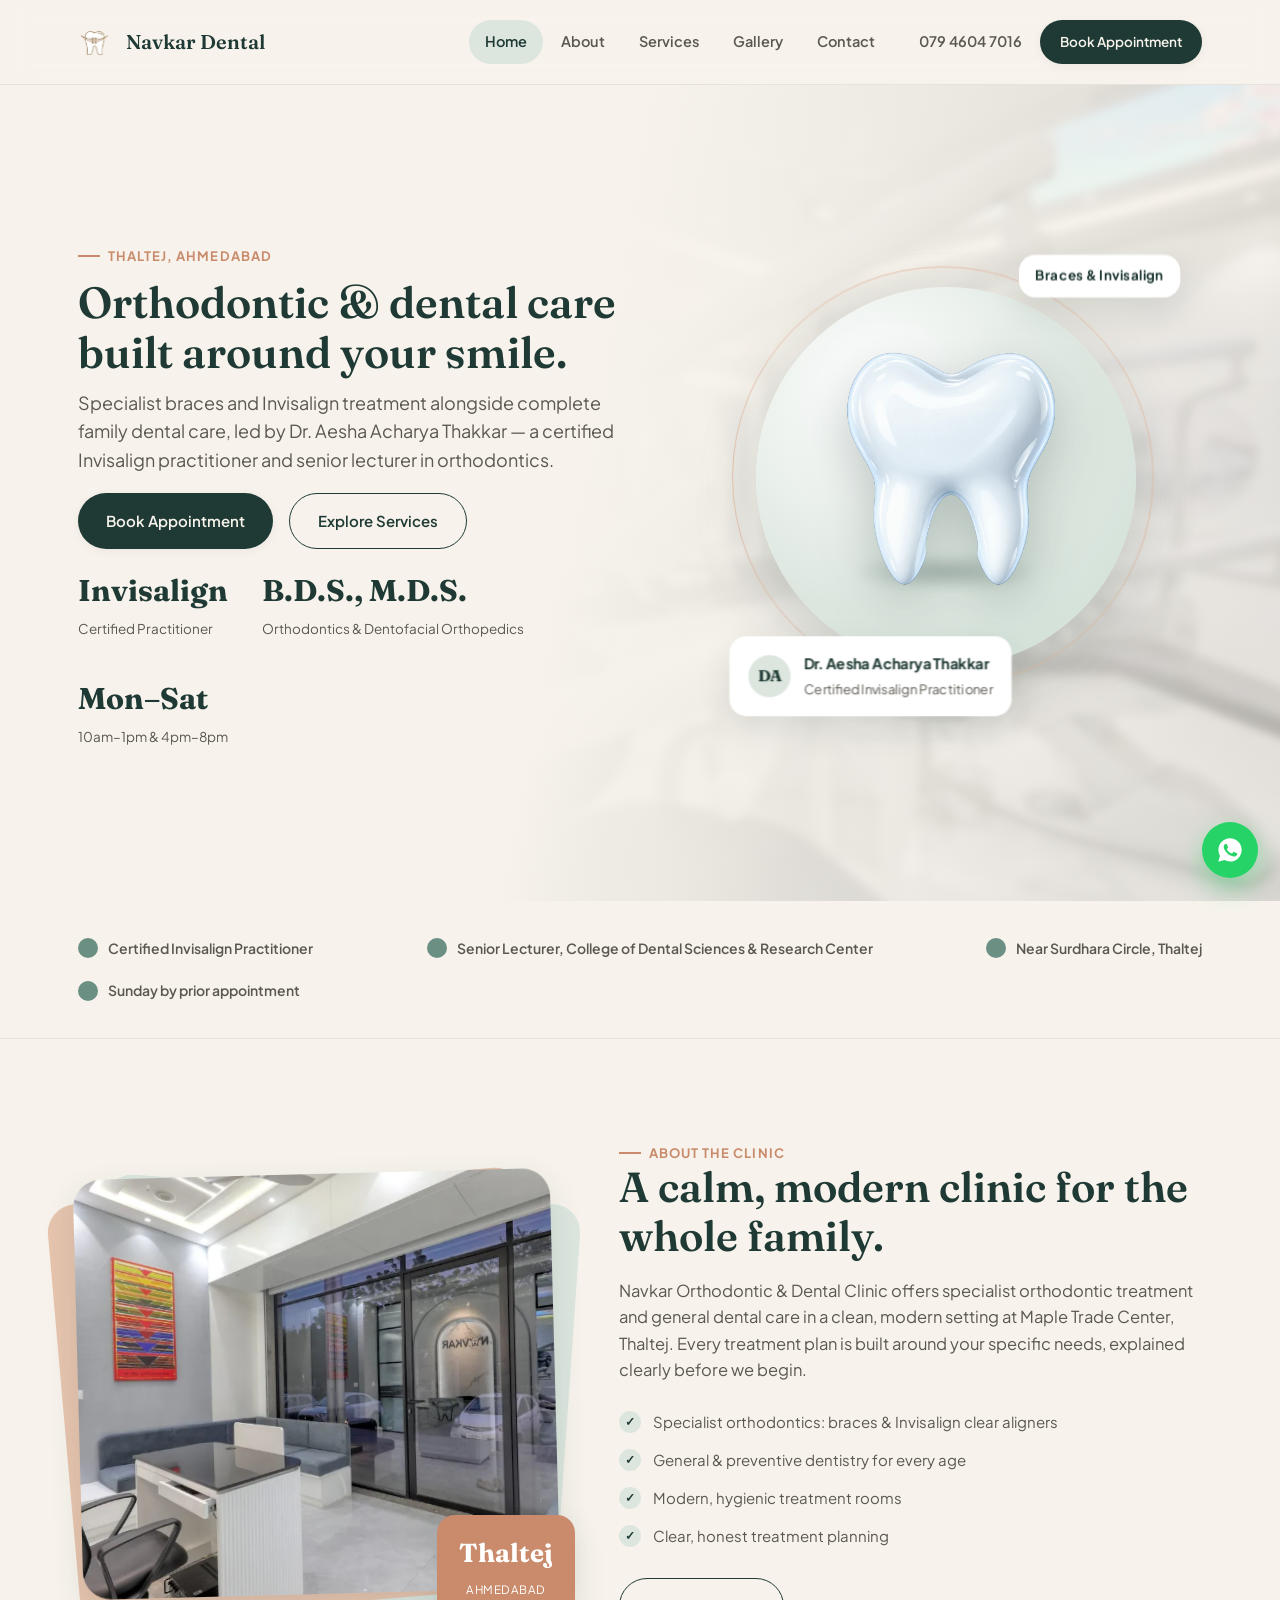
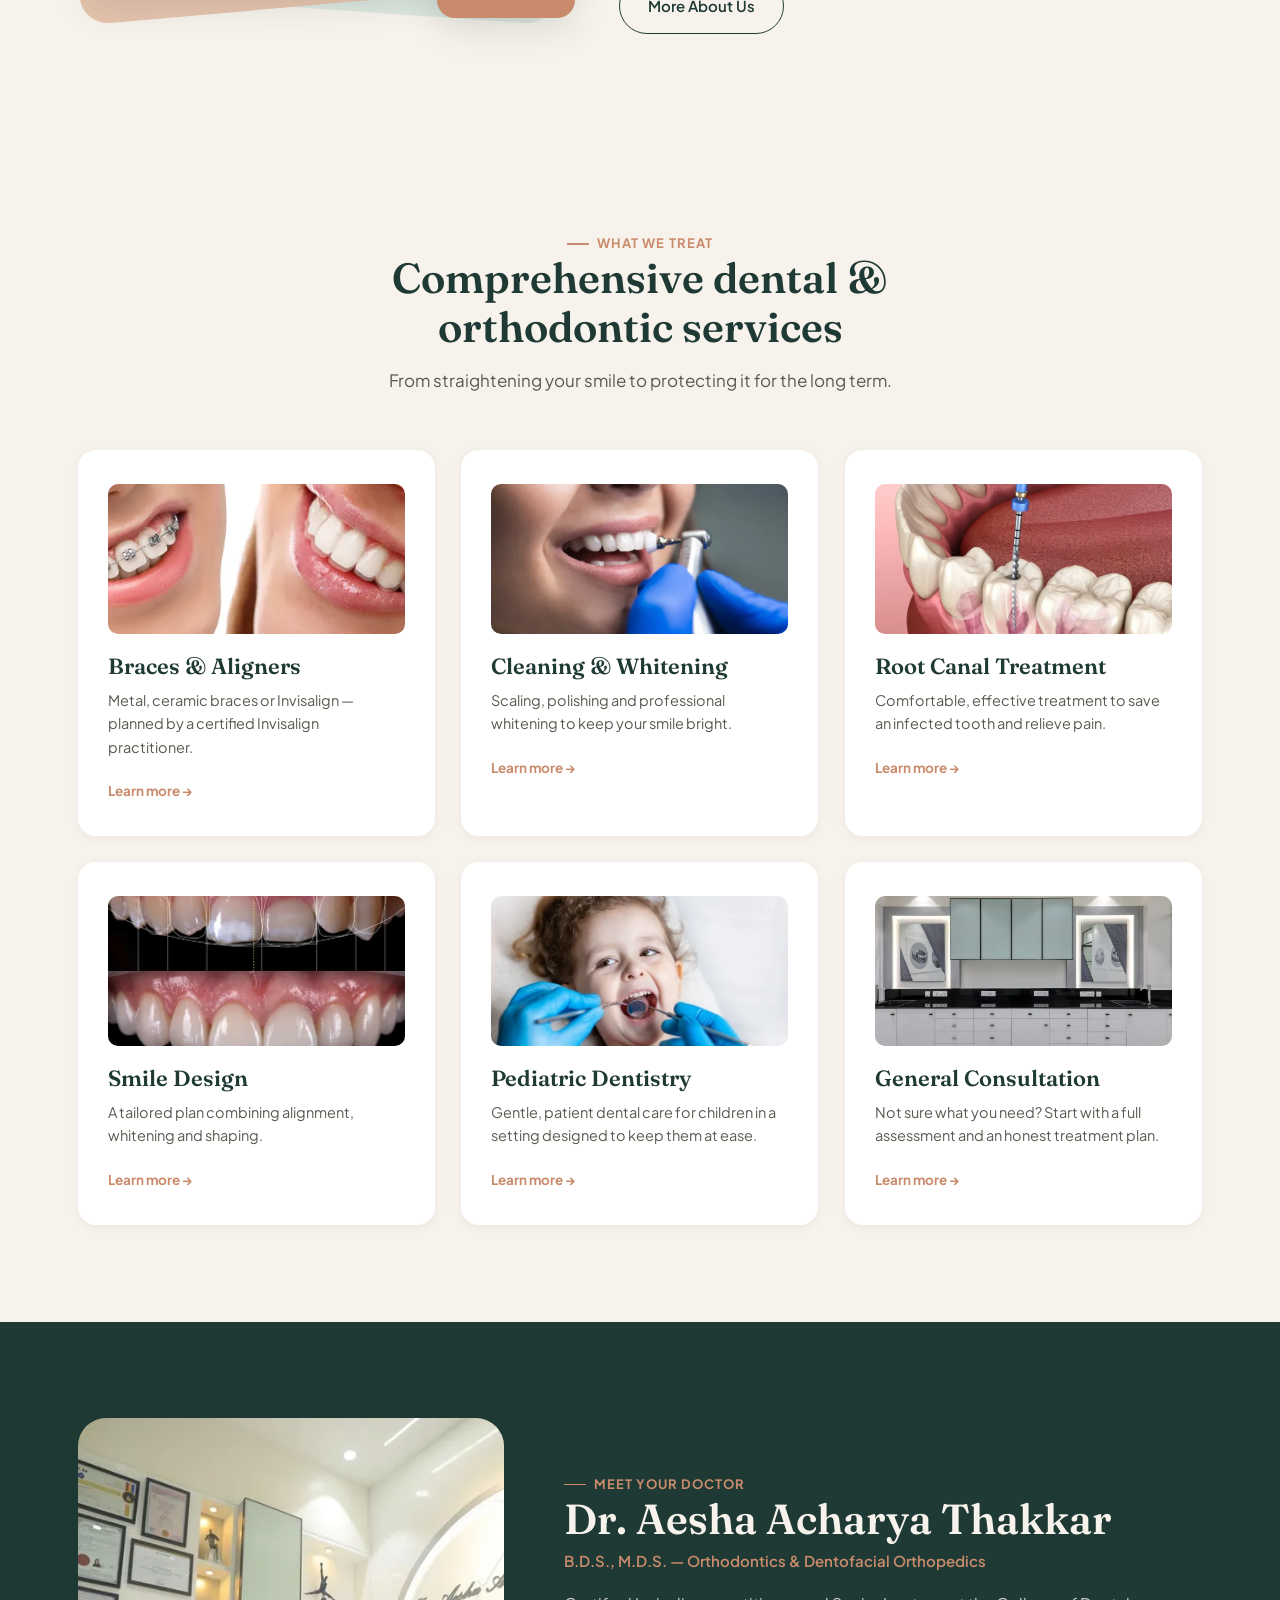
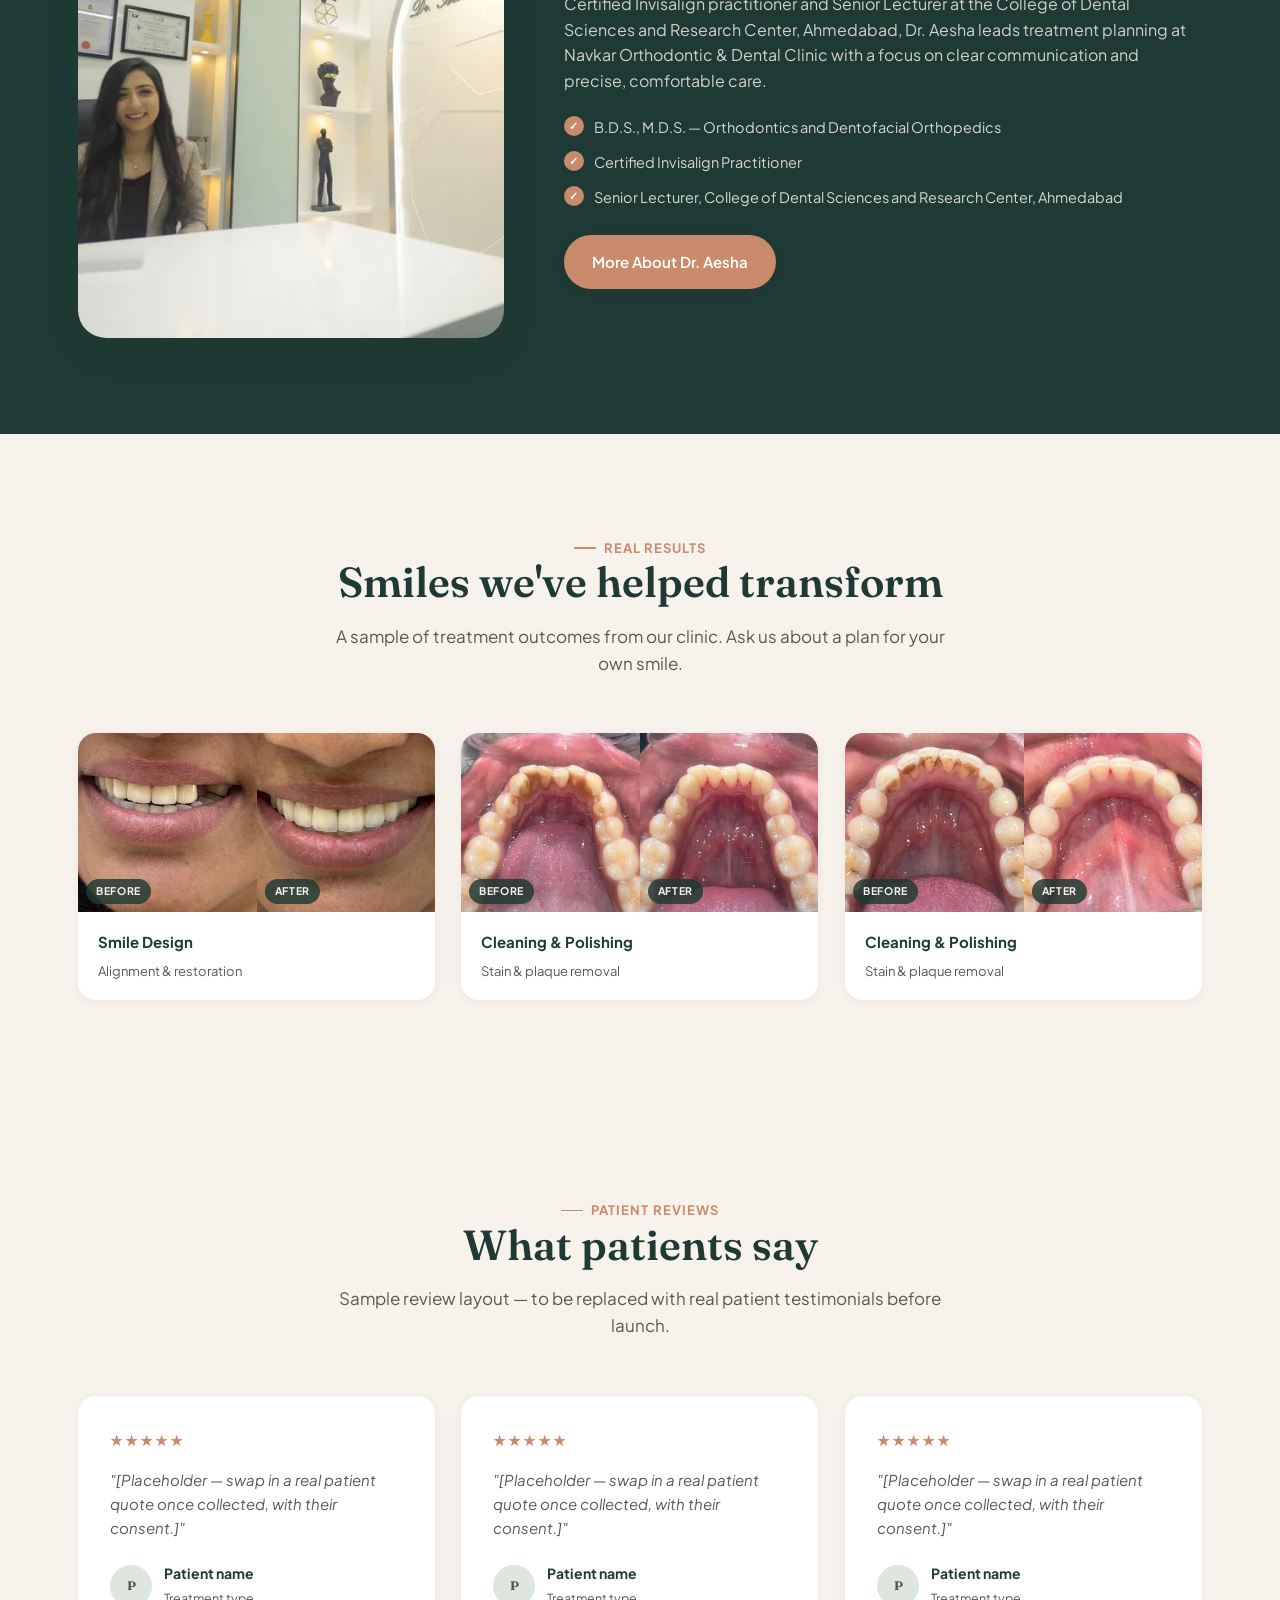
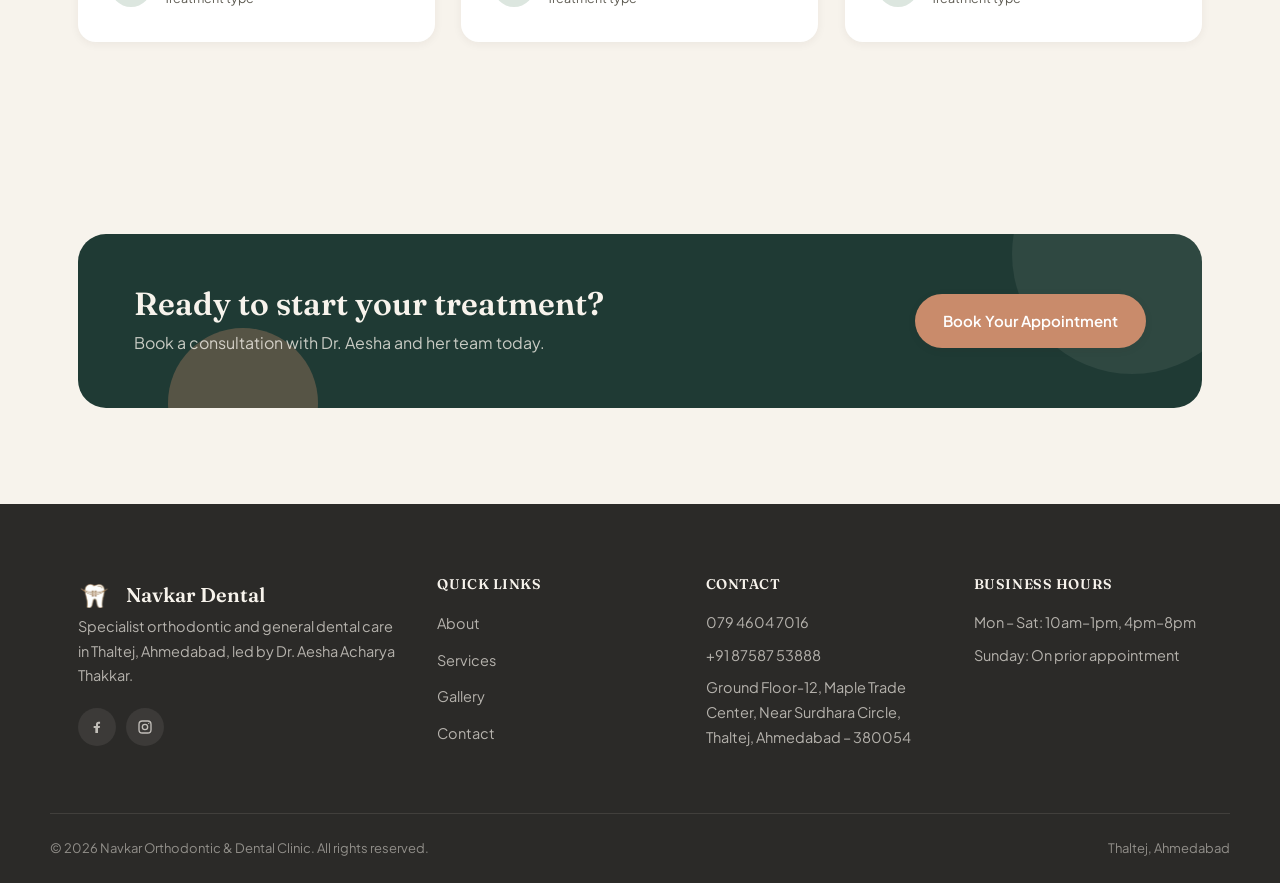
<file: index.html>
<!DOCTYPE html>
<html lang="en">
<head>
<meta charset="UTF-8">
<meta name="viewport" content="width=device-width, initial-scale=1.0">
<title>Navkar Orthodontic & Dental Clinic — Thaltej, Ahmedabad</title>
<meta name="description" content="Specialist orthodontic and general dental care in Thaltej, Ahmedabad, led by certified Invisalign practitioner Dr. Aesha Acharya Thakkar. Braces, aligners, cleaning, root canal and more.">
<link rel="canonical" href="https://www.navkardental.com/">

<meta property="og:type" content="website">
<meta property="og:site_name" content="Navkar Orthodontic & Dental Clinic">
<meta property="og:title" content="Navkar Orthodontic & Dental Clinic — Thaltej, Ahmedabad">
<meta property="og:description" content="Specialist orthodontic and general dental care in Thaltej, Ahmedabad, led by certified Invisalign practitioner Dr. Aesha Acharya Thakkar.">
<meta property="og:image" content="https://www.navkardental.com/img/og-image.jpg">
<meta property="og:url" content="https://www.navkardental.com/">
<meta name="twitter:card" content="summary_large_image">
<meta name="twitter:title" content="Navkar Orthodontic & Dental Clinic — Thaltej, Ahmedabad">
<meta name="twitter:description" content="Specialist orthodontic and general dental care in Thaltej, Ahmedabad.">
<meta name="twitter:image" content="https://www.navkardental.com/img/og-image.jpg">

<link rel="icon" href="/favicon.ico" sizes="any">
<link rel="icon" type="image/png" href="img/logo-mark-32.png" sizes="32x32">
<link rel="apple-touch-icon" href="img/logo-mark-180.png">
<link rel="manifest" href="site.webmanifest">
<meta name="theme-color" content="#1F3A34">

<link rel="preconnect" href="https://fonts.googleapis.com">
<link rel="preconnect" href="https://fonts.gstatic.com" crossorigin>
<link href="https://fonts.googleapis.com/css2?family=Fraunces:wght@500;600;700&family=Plus+Jakarta+Sans:wght@400;500;600;700&display=swap" rel="stylesheet">
<link rel="stylesheet" href="css/style.min.css?v=20261026b">

<script type="application/ld+json">
{
  "@context": "https://schema.org",
  "@type": "Dentist",
  "name": "Navkar Orthodontic & Dental Clinic",
  "image": "https://www.navkardental.com/img/og-image.jpg",
  "url": "https://www.navkardental.com/",
  "telephone": ["+91-79-4604-7016", "+91-87587-53888"],
  "priceRange": "₹₹",
  "address": {
    "@type": "PostalAddress",
    "streetAddress": "Ground Floor-12, Maple Trade Center, Near Surdhara Circle",
    "addressLocality": "Thaltej, Ahmedabad",
    "addressRegion": "Gujarat",
    "postalCode": "380054",
    "addressCountry": "IN"
  },
  "openingHoursSpecification": [
    { "@type": "OpeningHoursSpecification", "dayOfWeek": ["Monday","Tuesday","Wednesday","Thursday","Friday","Saturday"], "opens": "10:00", "closes": "13:00" },
    { "@type": "OpeningHoursSpecification", "dayOfWeek": ["Monday","Tuesday","Wednesday","Thursday","Friday","Saturday"], "opens": "16:00", "closes": "20:00" }
  ],
  "sameAs": [
    "https://www.instagram.com/navkar_orthodontics/",
    "https://www.facebook.com/people/Navkar-dental-Clinic/100086938672000/"
  ],
  "medicalSpecialty": "Orthodontics",
  "employee": {
    "@type": "Person",
    "name": "Dr. Aesha Acharya Thakkar",
    "jobTitle": "Orthodontist",
    "hasCredential": "B.D.S., M.D.S. (Orthodontics and Dentofacial Orthopedics)"
  }
}
</script>
</head>
<body>
<a href="#main" class="skip-link">Skip to content</a>

<header class="site-header">
  <div class="wrap">
    <a href="index.html" class="brand"><span class="brand-mark"></span>Navkar Dental</a>
    <nav class="main-nav" id="primary-nav" aria-label="Primary">
      <ul>
        <li><a href="index.html" class="active" aria-current="page">Home</a></li>
        <li><a href="about.html">About</a></li>
        <li><a href="services.html">Services</a></li>
        <li><a href="gallery.html">Gallery</a></li>
        <li><a href="contact.html">Contact</a></li>
      </ul>
    </nav>
    <div class="header-cta">
      <span class="header-phone"><a href="tel:+917946047016">079 4604 7016</a></span>
      <a href="contact.html" class="btn btn-primary btn-sm">Book Appointment</a>
    </div>
    <button class="nav-toggle" aria-label="Toggle menu" aria-expanded="false" aria-controls="primary-nav"><span></span><span></span><span></span></button>
  </div>
  <div class="nav-backdrop"></div>
</header>

<main id="main">

<section class="hero">
  <div class="hero-bg" aria-hidden="true">
    <picture>
      <source srcset="img/clinic-operatory-1.webp" type="image/webp">
      <img src="img/clinic-operatory-1.jpg" alt="" width="1000" height="667" loading="eager">
    </picture>
  </div>
  <div class="wrap">
    <div class="hero-copy hero-copy-lead">
      <span class="eyebrow">Thaltej, Ahmedabad</span>
      <h1>Orthodontic &amp; dental care built around your smile.</h1>
    </div>
    <div class="hero-scene" id="heroScene" aria-hidden="true">
      <div class="hero-orb">
        <div class="hero-glow"></div>
        <div class="hero-ring"></div>
        <div class="hero-sphere">
          <span class="hero-tooth-shadow"></span>
          <div class="hero-tooth-float">
            <picture>
              <source srcset="img/hero-tooth.webp" type="image/webp">
              <img class="hero-tooth-img" src="img/hero-tooth.png" alt="" width="900" height="910" loading="eager">
            </picture>
          </div>
        </div>
        <div class="hero-chip hero-chip-doctor">
          <span class="dot">DA</span>
          <div><strong>Dr. Aesha Acharya Thakkar</strong><span>Certified Invisalign Practitioner</span></div>
        </div>
        <div class="hero-chip hero-chip-stat"><span>Braces &amp; Invisalign</span></div>
      </div>
    </div>
    <div class="hero-copy hero-copy-body">
      <p>Specialist braces and Invisalign treatment alongside complete family dental care, led by Dr. Aesha Acharya Thakkar — a certified Invisalign practitioner and senior lecturer in orthodontics.</p>
      <div class="hero-actions">
        <a href="contact.html" class="btn btn-primary">Book Appointment</a>
        <a href="services.html" class="btn btn-outline">Explore Services</a>
      </div>
      <div class="hero-stats">
        <div><strong>Invisalign</strong><span>Certified Practitioner</span></div>
        <div><strong>B.D.S., M.D.S.</strong><span>Orthodontics &amp; Dentofacial Orthopedics</span></div>
        <div><strong>Mon–Sat</strong><span>10am–1pm &amp; 4pm–8pm</span></div>
      </div>
    </div>
  </div>
</section>

<section class="trust-strip reveal">
  <div class="wrap">
    <span class="trust-item"><span class="ic"></span>Certified Invisalign Practitioner</span>
    <span class="trust-item"><span class="ic"></span>Senior Lecturer, College of Dental Sciences &amp; Research Center</span>
    <span class="trust-item"><span class="ic"></span>Near Surdhara Circle, Thaltej</span>
    <span class="trust-item"><span class="ic"></span>Sunday by prior appointment</span>
  </div>
</section>

<section class="reveal">
  <div class="wrap about-split">
    <div class="about-media">
      <div class="frame tilt-card">
        <picture>
          <source srcset="img/clinic-lounge.webp" type="image/webp">
          <img src="img/clinic-lounge.jpg" alt="Patient lounge inside Navkar Orthodontic & Dental Clinic, Thaltej" width="1000" height="667" loading="lazy">
        </picture>
      </div>
      <div class="badge"><strong>Thaltej</strong><span>Ahmedabad</span></div>
    </div>
    <div class="about-copy">
      <span class="eyebrow">About the clinic</span>
      <h2>A calm, modern clinic for the whole family.</h2>
      <p>Navkar Orthodontic &amp; Dental Clinic offers specialist orthodontic treatment and general dental care in a clean, modern setting at Maple Trade Center, Thaltej. Every treatment plan is built around your specific needs, explained clearly before we begin.</p>
      <ul class="about-list">
        <li><span class="tick">✓</span> Specialist orthodontics: braces &amp; Invisalign clear aligners</li>
        <li><span class="tick">✓</span> General &amp; preventive dentistry for every age</li>
        <li><span class="tick">✓</span> Modern, hygienic treatment rooms</li>
        <li><span class="tick">✓</span> Clear, honest treatment planning</li>
      </ul>
      <a href="about.html" class="btn btn-outline">More About Us</a>
    </div>
  </div>
</section>

<section class="reveal">
  <div class="wrap">
    <div class="section-head">
      <span class="eyebrow">What we treat</span>
      <h2>Comprehensive dental &amp; orthodontic services</h2>
      <p>From straightening your smile to protecting it for the long term.</p>
    </div>
    <div class="services-grid">
      <div class="service-card tilt-card reveal-tilt">
        <div class="thumb"><picture><source srcset="img/service-braces-aligners.webp" type="image/webp"><img src="img/service-braces-aligners.jpg" alt="Traditional braces and clear aligner options" width="393" height="271" loading="lazy"></picture></div>
        <h3>Braces &amp; Aligners</h3>
        <p>Metal, ceramic braces or Invisalign — planned by a certified Invisalign practitioner.</p>
        <a href="services.html">Learn more →</a>
      </div>
      <div class="service-card tilt-card reveal-tilt">
        <div class="thumb"><picture><source srcset="img/service-cleaning-whitening.webp" type="image/webp"><img src="img/service-cleaning-whitening.jpg" alt="Professional teeth cleaning in progress" width="700" height="467" loading="lazy"></picture></div>
        <h3>Cleaning &amp; Whitening</h3>
        <p>Scaling, polishing and professional whitening to keep your smile bright.</p>
        <a href="services.html">Learn more →</a>
      </div>
      <div class="service-card tilt-card reveal-tilt">
        <div class="thumb"><picture><source srcset="img/service-root-canal.webp" type="image/webp"><img src="img/service-root-canal.jpg" alt="Root canal treatment procedure" width="700" height="467" loading="lazy"></picture></div>
        <h3>Root Canal Treatment</h3>
        <p>Comfortable, effective treatment to save an infected tooth and relieve pain.</p>
        <a href="services.html">Learn more →</a>
      </div>
      <div class="service-card tilt-card reveal-tilt">
        <div class="thumb"><picture><source srcset="img/service-smile-design.webp" type="image/webp"><img src="img/service-smile-design.jpg" alt="Smile design consultation" width="602" height="415" loading="lazy"></picture></div>
        <h3>Smile Design</h3>
        <p>A tailored plan combining alignment, whitening and shaping.</p>
        <a href="services.html">Learn more →</a>
      </div>
      <div class="service-card tilt-card reveal-tilt">
        <div class="thumb"><picture><source srcset="img/service-pediatric-dentistry.webp" type="image/webp"><img src="img/service-pediatric-dentistry.jpg" alt="Gentle pediatric dental checkup" width="600" height="400" loading="lazy"></picture></div>
        <h3>Pediatric Dentistry</h3>
        <p>Gentle, patient dental care for children in a setting designed to keep them at ease.</p>
        <a href="services.html">Learn more →</a>
      </div>
      <div class="service-card tilt-card reveal-tilt">
        <div class="thumb"><picture><source srcset="img/clinic-operatory-2.webp" type="image/webp"><img src="img/clinic-operatory-2.jpg" alt="Consultation room at Navkar Dental Clinic" width="1000" height="667" loading="lazy"></picture></div>
        <h3>General Consultation</h3>
        <p>Not sure what you need? Start with a full assessment and an honest treatment plan.</p>
        <a href="services.html">Learn more →</a>
      </div>
    </div>
  </div>
</section>

<section class="section-alt reveal">
  <div class="wrap doctor-spotlight">
    <div class="doctor-photo tilt-card">
      <picture>
        <source srcset="img/doctor-aesha-thakkar.webp" type="image/webp">
        <img src="img/doctor-aesha-thakkar.jpg" alt="Dr. Aesha Acharya Thakkar at Navkar Orthodontic & Dental Clinic" width="900" height="599" loading="lazy">
      </picture>
    </div>
    <div class="doctor-info">
      <span class="eyebrow">Meet your doctor</span>
      <h2>Dr. Aesha Acharya Thakkar</h2>
      <span class="role">B.D.S., M.D.S. — Orthodontics &amp; Dentofacial Orthopedics</span>
      <p class="bio">Certified Invisalign practitioner and Senior Lecturer at the College of Dental Sciences and Research Center, Ahmedabad, Dr. Aesha leads treatment planning at Navkar Orthodontic &amp; Dental Clinic with a focus on clear communication and precise, comfortable care.</p>
      <ul class="doctor-credentials">
        <li><span class="tick">✓</span> B.D.S., M.D.S. — Orthodontics and Dentofacial Orthopedics</li>
        <li><span class="tick">✓</span> Certified Invisalign Practitioner</li>
        <li><span class="tick">✓</span> Senior Lecturer, College of Dental Sciences and Research Center, Ahmedabad</li>
      </ul>
      <a href="about.html" class="btn btn-light" style="margin-top:26px;">More About Dr. Aesha</a>
    </div>
  </div>
</section>

<section class="reveal">
  <div class="wrap">
    <div class="section-head">
      <span class="eyebrow">Real results</span>
      <h2>Smiles we've helped transform</h2>
      <p>A sample of treatment outcomes from our clinic. Ask us about a plan for your own smile.</p>
    </div>
    <div class="results-grid">
      <div class="result-card tilt-card reveal-tilt">
        <div class="result-compare">
          <figure><picture><source srcset="img/results-smile-design-before.webp" type="image/webp"><img src="img/results-smile-design-before.jpg" alt="Patient's smile before cosmetic smile design treatment" width="700" height="525" loading="lazy"></picture><figcaption>Before</figcaption></figure>
          <figure><picture><source srcset="img/results-smile-design-after.webp" type="image/webp"><img src="img/results-smile-design-after.jpg" alt="Patient's smile after cosmetic smile design treatment" width="700" height="525" loading="lazy"></picture><figcaption>After</figcaption></figure>
        </div>
        <div class="cap"><strong>Smile Design</strong><span>Alignment &amp; restoration</span></div>
      </div>
      <div class="result-card tilt-card reveal-tilt">
        <div class="result-compare">
          <figure><picture><source srcset="img/results-cleaning-1-before.webp" type="image/webp"><img src="img/results-cleaning-1-before.jpg" alt="Patient's teeth before professional cleaning, showing surface staining" width="700" height="525" loading="lazy"></picture><figcaption>Before</figcaption></figure>
          <figure><picture><source srcset="img/results-cleaning-1-after.webp" type="image/webp"><img src="img/results-cleaning-1-after.jpg" alt="Patient's teeth after professional cleaning" width="700" height="525" loading="lazy"></picture><figcaption>After</figcaption></figure>
        </div>
        <div class="cap"><strong>Cleaning &amp; Polishing</strong><span>Stain &amp; plaque removal</span></div>
      </div>
      <div class="result-card tilt-card reveal-tilt">
        <div class="result-compare">
          <figure><picture><source srcset="img/results-cleaning-2-before.webp" type="image/webp"><img src="img/results-cleaning-2-before.jpg" alt="Second patient's teeth before professional cleaning" width="700" height="525" loading="lazy"></picture><figcaption>Before</figcaption></figure>
          <figure><picture><source srcset="img/results-cleaning-2-after.webp" type="image/webp"><img src="img/results-cleaning-2-after.jpg" alt="Second patient's teeth after professional cleaning" width="700" height="502" loading="lazy"></picture><figcaption>After</figcaption></figure>
        </div>
        <div class="cap"><strong>Cleaning &amp; Polishing</strong><span>Stain &amp; plaque removal</span></div>
      </div>
    </div>
  </div>
</section>

<section class="reveal">
  <div class="wrap">
    <div class="section-head">
      <span class="eyebrow">Patient reviews</span>
      <h2>What patients say</h2>
      <p>Sample review layout — to be replaced with real patient testimonials before launch.</p>
    </div>
    <div class="testimonial-grid">
      <div class="testimonial-card tilt-card reveal-tilt">
        <div class="stars">★★★★★</div>
        <p>"[Placeholder — swap in a real patient quote once collected, with their consent.]"</p>
        <div class="who"><span class="avatar">P</span><div><strong>Patient name</strong><span>Treatment type</span></div></div>
      </div>
      <div class="testimonial-card tilt-card reveal-tilt">
        <div class="stars">★★★★★</div>
        <p>"[Placeholder — swap in a real patient quote once collected, with their consent.]"</p>
        <div class="who"><span class="avatar">P</span><div><strong>Patient name</strong><span>Treatment type</span></div></div>
      </div>
      <div class="testimonial-card tilt-card reveal-tilt">
        <div class="stars">★★★★★</div>
        <p>"[Placeholder — swap in a real patient quote once collected, with their consent.]"</p>
        <div class="who"><span class="avatar">P</span><div><strong>Patient name</strong><span>Treatment type</span></div></div>
      </div>
    </div>
  </div>
</section>

<section class="reveal">
  <div class="wrap">
    <div class="cta-band">
      <div>
        <h2>Ready to start your treatment?</h2>
        <p>Book a consultation with Dr. Aesha and her team today.</p>
      </div>
      <a href="contact.html" class="btn btn-light">Book Your Appointment</a>
    </div>
  </div>
</section>

</main>

<footer>
  <div class="wrap footer-grid">
    <div>
      <a href="index.html" class="brand"><span class="brand-mark"></span>Navkar Dental</a>
      <p>Specialist orthodontic and general dental care in Thaltej, Ahmedabad, led by Dr. Aesha Acharya Thakkar.</p>
      <div class="footer-social">
        <a href="https://www.facebook.com/people/Navkar-dental-Clinic/100086938672000/" aria-label="Facebook" target="_blank" rel="noopener"><svg viewBox="0 0 24 24" fill="currentColor" aria-hidden="true"><path d="M13.5 21v-7.5H16l.5-3h-3V8.6c0-.87.3-1.6 1.6-1.6h1.5V4.3c-.3-.04-1.2-.12-2.3-.12-2.3 0-3.8 1.4-3.8 3.9v2.4H7v3h2.5V21h4z"/></svg></a>
        <a href="https://www.instagram.com/navkar_orthodontics/" aria-label="Instagram" target="_blank" rel="noopener"><svg viewBox="0 0 24 24" fill="none" stroke="currentColor" stroke-width="2" aria-hidden="true"><rect x="3" y="3" width="18" height="18" rx="5"/><circle cx="12" cy="12" r="4"/><circle cx="17.5" cy="6.5" r="1" fill="currentColor" stroke="none"/></svg></a>
      </div>
    </div>
    <div>
      <h4>Quick Links</h4>
      <ul>
        <li><a href="about.html">About</a></li>
        <li><a href="services.html">Services</a></li>
        <li><a href="gallery.html">Gallery</a></li>
        <li><a href="contact.html">Contact</a></li>
      </ul>
    </div>
    <div>
      <h4>Contact</h4>
      <p><a href="tel:+917946047016">079 4604 7016</a></p>
      <p><a href="tel:+918758753888">+91 87587 53888</a></p>
      <p><a href="https://maps.google.com/?q=Maple+Trade+Center,+Near+Surdhara+Circle,+Thaltej,+Ahmedabad+380054" target="_blank" rel="noopener">Ground Floor-12, Maple Trade Center, Near Surdhara Circle, Thaltej, Ahmedabad – 380054</a></p>
    </div>
    <div>
      <h4>Business Hours</h4>
      <p>Mon – Sat: 10am–1pm, 4pm–8pm</p>
      <p>Sunday: On prior appointment</p>
    </div>
  </div>
  <div class="wrap footer-bottom">
    <span>© 2026 Navkar Orthodontic & Dental Clinic. All rights reserved.</span>
    <span>Thaltej, Ahmedabad</span>
  </div>
</footer>

<a class="whatsapp-fab" href="https://wa.me/918758753888?text=Hi%2C%20I%27d%20like%20to%20book%20an%20appointment" target="_blank" rel="noopener" aria-label="Chat with us on WhatsApp">
  <svg viewBox="0 0 24 24" fill="currentColor" aria-hidden="true"><path d="M12.04 2c-5.5 0-9.96 4.46-9.96 9.96 0 1.76.46 3.48 1.34 5L2 22l5.2-1.36a9.94 9.94 0 0 0 4.84 1.24h.01c5.5 0 9.96-4.46 9.96-9.96S17.54 2 12.04 2zm5.83 14.24c-.24.68-1.4 1.32-1.93 1.36-.5.05-1 .25-3.4-.83-2.86-1.28-4.62-4.24-4.76-4.44-.14-.2-1.13-1.5-1.13-2.86 0-1.36.7-2.02.96-2.3.24-.26.53-.32.7-.32h.5c.16 0 .38-.03.58.44.24.57.8 1.98.87 2.12.07.14.12.3.02.5-.1.2-.15.32-.3.5-.15.18-.3.4-.44.53-.14.14-.3.3-.13.58.17.28.75 1.24 1.62 2 1.12.99 2.06 1.3 2.34 1.45.28.14.44.12.6-.07.17-.2.7-.82.9-1.1.2-.28.4-.23.66-.14.28.1 1.76.83 2.06.98.3.15.5.22.57.35.08.13.08.75-.16 1.43z"/></svg>
</a>

<script src="js/script.min.js?v=20261026b"></script>
</body>
</html>
</file>
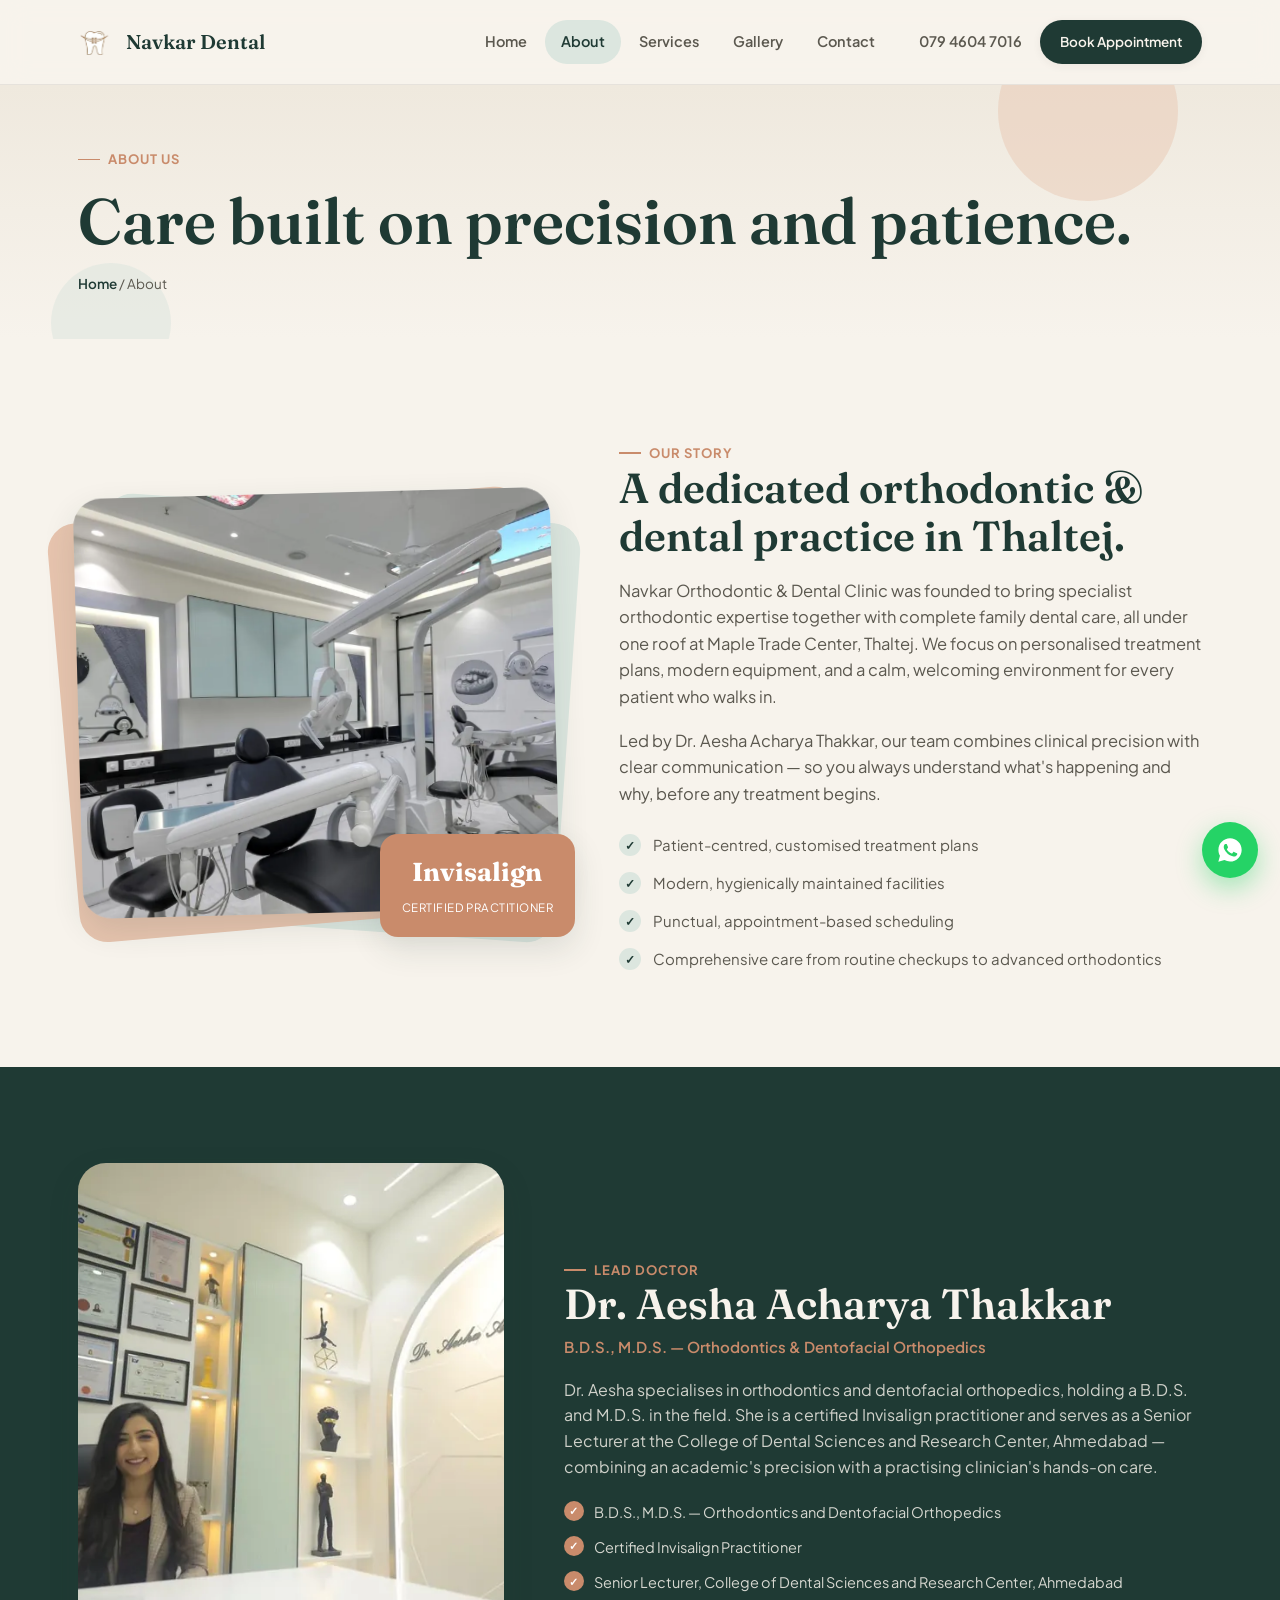
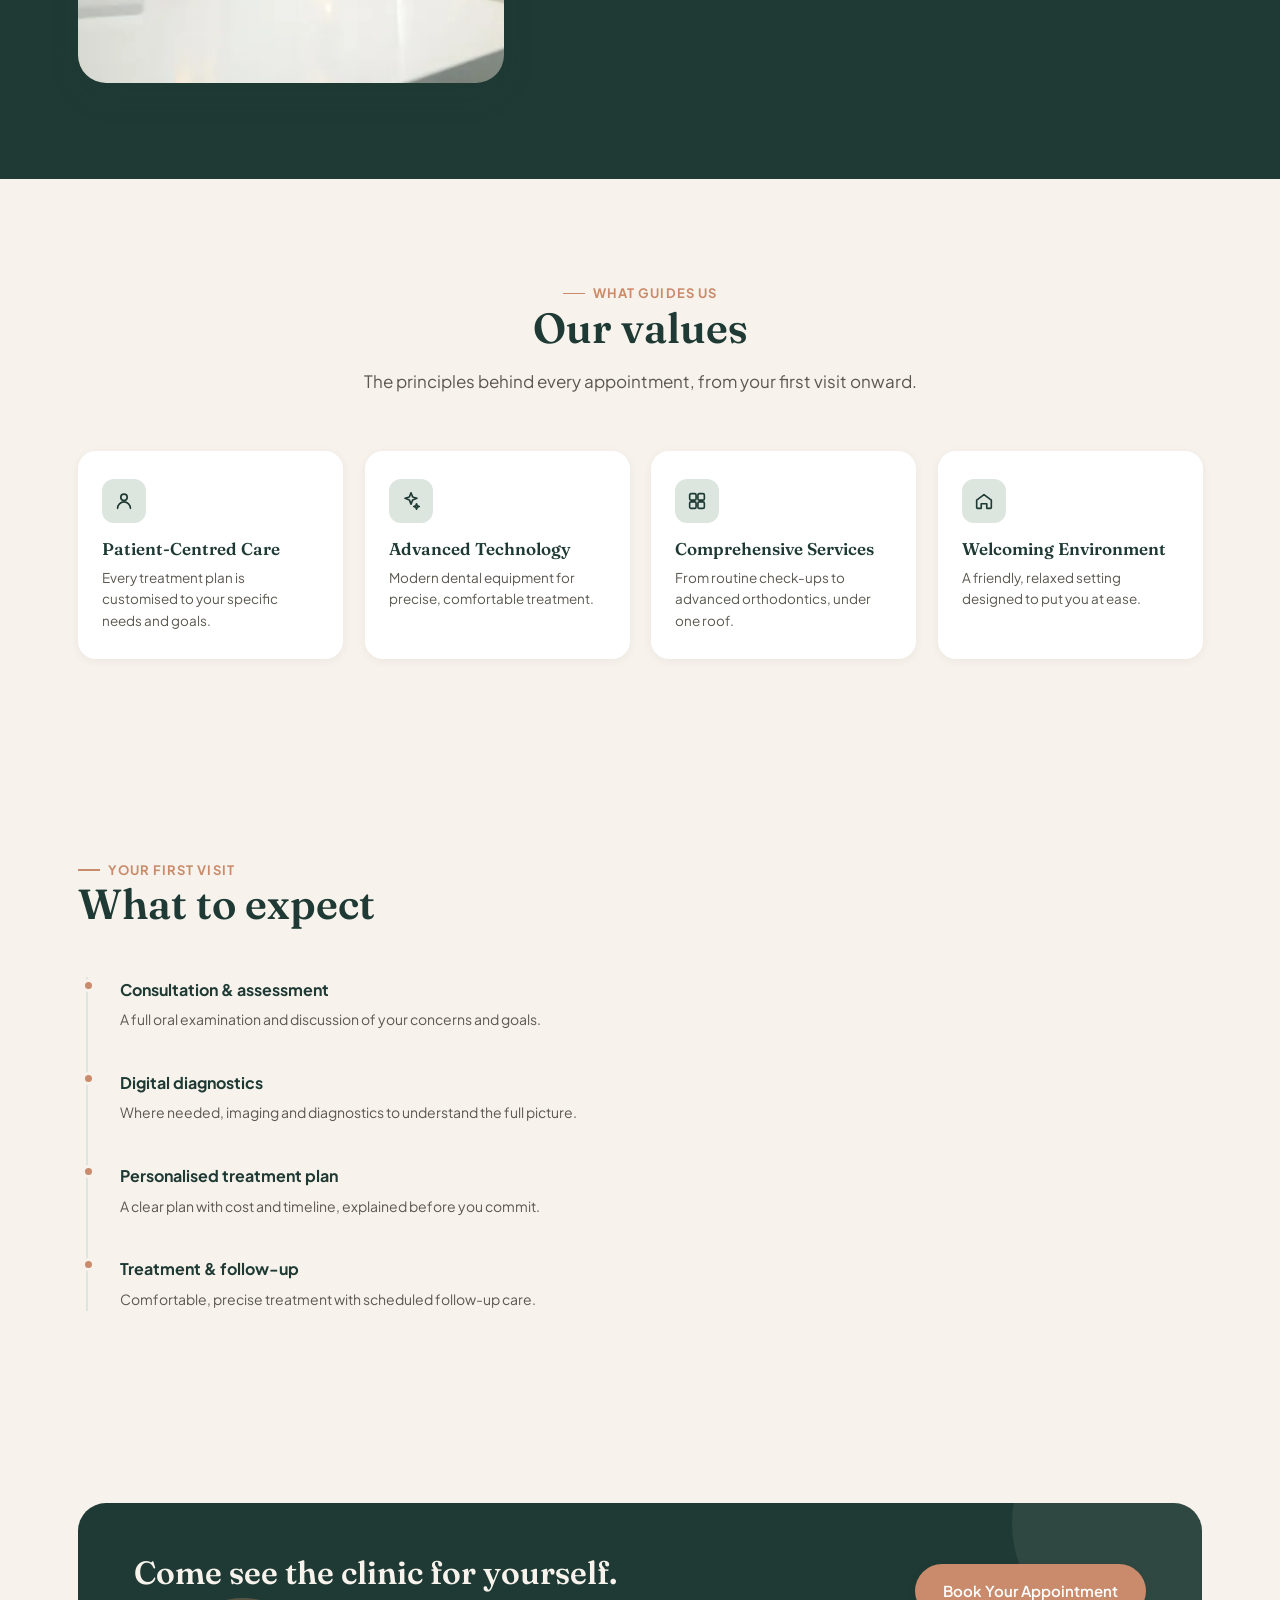
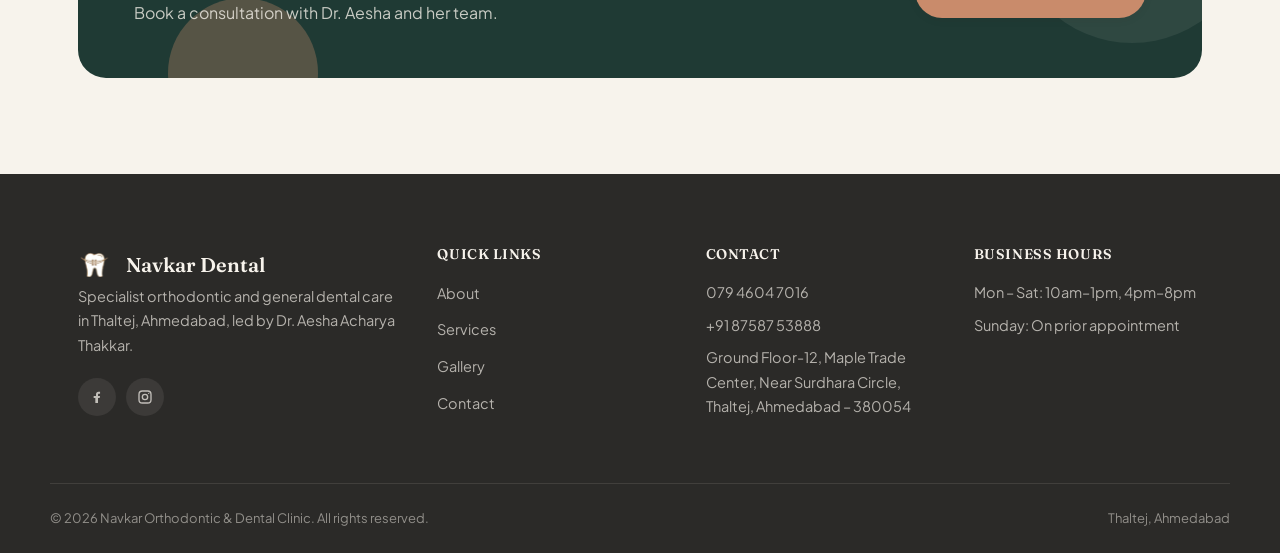
<file: about.html>
<!DOCTYPE html>
<html lang="en">
<head>
<meta charset="UTF-8">
<meta name="viewport" content="width=device-width, initial-scale=1.0">
<title>About Us — Navkar Orthodontic & Dental Clinic</title>
<meta name="description" content="Meet Dr. Aesha Acharya Thakkar and learn about Navkar Orthodontic & Dental Clinic's approach to specialist orthodontic and general dental care in Thaltej, Ahmedabad.">
<link rel="canonical" href="https://www.navkardental.com/about.html">

<meta property="og:type" content="website">
<meta property="og:site_name" content="Navkar Orthodontic & Dental Clinic">
<meta property="og:title" content="About Us — Navkar Orthodontic & Dental Clinic">
<meta property="og:description" content="Meet Dr. Aesha Acharya Thakkar and learn about our approach to orthodontic and dental care in Thaltej, Ahmedabad.">
<meta property="og:image" content="https://www.navkardental.com/img/og-image.jpg">
<meta property="og:url" content="https://www.navkardental.com/about.html">
<meta name="twitter:card" content="summary_large_image">
<meta name="twitter:title" content="About Us — Navkar Orthodontic & Dental Clinic">
<meta name="twitter:image" content="https://www.navkardental.com/img/og-image.jpg">

<link rel="icon" href="/favicon.ico" sizes="any">
<link rel="icon" type="image/png" href="img/logo-mark-32.png" sizes="32x32">
<link rel="apple-touch-icon" href="img/logo-mark-180.png">
<link rel="manifest" href="site.webmanifest">
<meta name="theme-color" content="#1F3A34">

<link rel="preconnect" href="https://fonts.googleapis.com">
<link rel="preconnect" href="https://fonts.gstatic.com" crossorigin>
<link href="https://fonts.googleapis.com/css2?family=Fraunces:wght@500;600;700&family=Plus+Jakarta+Sans:wght@400;500;600;700&display=swap" rel="stylesheet">
<link rel="stylesheet" href="css/style.min.css?v=20261026b">

<script type="application/ld+json">
{
  "@context": "https://schema.org",
  "@type": "Dentist",
  "name": "Navkar Orthodontic & Dental Clinic",
  "url": "https://www.navkardental.com/about.html",
  "telephone": ["+91-79-4604-7016", "+91-87587-53888"],
  "address": {
    "@type": "PostalAddress",
    "streetAddress": "Ground Floor-12, Maple Trade Center, Near Surdhara Circle",
    "addressLocality": "Thaltej, Ahmedabad",
    "addressRegion": "Gujarat",
    "postalCode": "380054",
    "addressCountry": "IN"
  },
  "employee": {
    "@type": "Person",
    "name": "Dr. Aesha Acharya Thakkar",
    "jobTitle": "Orthodontist",
    "hasCredential": "B.D.S., M.D.S. (Orthodontics and Dentofacial Orthopedics)"
  }
}
</script>
</head>
<body>
<a href="#main" class="skip-link">Skip to content</a>

<header class="site-header">
  <div class="wrap">
    <a href="index.html" class="brand"><span class="brand-mark"></span>Navkar Dental</a>
    <nav class="main-nav" id="primary-nav" aria-label="Primary">
      <ul>
        <li><a href="index.html">Home</a></li>
        <li><a href="about.html" class="active" aria-current="page">About</a></li>
        <li><a href="services.html">Services</a></li>
        <li><a href="gallery.html">Gallery</a></li>
        <li><a href="contact.html">Contact</a></li>
      </ul>
    </nav>
    <div class="header-cta">
      <span class="header-phone"><a href="tel:+917946047016">079 4604 7016</a></span>
      <a href="contact.html" class="btn btn-primary btn-sm">Book Appointment</a>
    </div>
    <button class="nav-toggle" aria-label="Toggle menu" aria-expanded="false" aria-controls="primary-nav"><span></span><span></span><span></span></button>
  </div>
  <div class="nav-backdrop"></div>
</header>

<main id="main">

<section class="page-hero">
  <div class="wrap">
    <span class="eyebrow">About Us</span>
    <h1>Care built on precision and patience.</h1>
    <p class="breadcrumb"><a href="index.html">Home</a> / About</p>
  </div>
</section>

<section class="reveal">
  <div class="wrap about-split">
    <div class="about-media">
      <div class="frame tilt-card">
        <picture>
          <source srcset="img/clinic-operatory-1.webp" type="image/webp">
          <img src="img/clinic-operatory-1.jpg" alt="Treatment room at Navkar Orthodontic & Dental Clinic" width="1000" height="667" loading="lazy">
        </picture>
      </div>
      <div class="badge"><strong>Invisalign</strong><span>Certified Practitioner</span></div>
    </div>
    <div class="about-copy">
      <span class="eyebrow">Our story</span>
      <h2>A dedicated orthodontic &amp; dental practice in Thaltej.</h2>
      <p>Navkar Orthodontic &amp; Dental Clinic was founded to bring specialist orthodontic expertise together with complete family dental care, all under one roof at Maple Trade Center, Thaltej. We focus on personalised treatment plans, modern equipment, and a calm, welcoming environment for every patient who walks in.</p>
      <p>Led by Dr. Aesha Acharya Thakkar, our team combines clinical precision with clear communication — so you always understand what's happening and why, before any treatment begins.</p>
      <ul class="about-list">
        <li><span class="tick">✓</span> Patient-centred, customised treatment plans</li>
        <li><span class="tick">✓</span> Modern, hygienically maintained facilities</li>
        <li><span class="tick">✓</span> Punctual, appointment-based scheduling</li>
        <li><span class="tick">✓</span> Comprehensive care from routine checkups to advanced orthodontics</li>
      </ul>
    </div>
  </div>
</section>

<section class="section-alt reveal">
  <div class="wrap doctor-spotlight">
    <div class="doctor-photo">
      <picture>
        <source srcset="img/doctor-aesha-thakkar.webp" type="image/webp">
        <img src="img/doctor-aesha-thakkar.jpg" alt="Dr. Aesha Acharya Thakkar at Navkar Orthodontic & Dental Clinic" width="900" height="599" loading="lazy">
      </picture>
    </div>
    <div class="doctor-info">
      <span class="eyebrow">Lead Doctor</span>
      <h2>Dr. Aesha Acharya Thakkar</h2>
      <span class="role">B.D.S., M.D.S. — Orthodontics &amp; Dentofacial Orthopedics</span>
      <p class="bio">Dr. Aesha specialises in orthodontics and dentofacial orthopedics, holding a B.D.S. and M.D.S. in the field. She is a certified Invisalign practitioner and serves as a Senior Lecturer at the College of Dental Sciences and Research Center, Ahmedabad — combining an academic's precision with a practising clinician's hands-on care.</p>
      <ul class="doctor-credentials">
        <li><span class="tick">✓</span> B.D.S., M.D.S. — Orthodontics and Dentofacial Orthopedics</li>
        <li><span class="tick">✓</span> Certified Invisalign Practitioner</li>
        <li><span class="tick">✓</span> Senior Lecturer, College of Dental Sciences and Research Center, Ahmedabad</li>
      </ul>
    </div>
  </div>
</section>

<section class="reveal">
  <div class="wrap">
    <div class="section-head">
      <span class="eyebrow">What guides us</span>
      <h2>Our values</h2>
      <p>The principles behind every appointment, from your first visit onward.</p>
    </div>
    <div class="values-grid">
      <div class="value-card tilt-card reveal-tilt">
        <div class="icon"><svg viewBox="0 0 24 24" fill="none" stroke="currentColor" stroke-width="1.8" stroke-linecap="round" stroke-linejoin="round" aria-hidden="true"><circle cx="12" cy="8" r="3.5"/><path d="M5 20a7 7 0 0 1 14 0"/></svg></div>
        <h3>Patient-Centred Care</h3>
        <p>Every treatment plan is customised to your specific needs and goals.</p>
      </div>
      <div class="value-card tilt-card reveal-tilt">
        <div class="icon"><svg viewBox="0 0 24 24" fill="none" stroke="currentColor" stroke-width="1.8" stroke-linecap="round" stroke-linejoin="round" aria-hidden="true"><path d="M12 3l1.8 4.7L18.5 9l-4.7 1.8L12 15.5l-1.8-4.7L5.5 9l4.7-1.3z"/><path d="M18 15l.8 2.2L21 18l-2.2.8L18 21l-.8-2.2L15 18l2.2-.8z"/></svg></div>
        <h3>Advanced Technology</h3>
        <p>Modern dental equipment for precise, comfortable treatment.</p>
      </div>
      <div class="value-card tilt-card reveal-tilt">
        <div class="icon"><svg viewBox="0 0 24 24" fill="none" stroke="currentColor" stroke-width="1.8" stroke-linecap="round" stroke-linejoin="round" aria-hidden="true"><rect x="4" y="4" width="7" height="7" rx="1.5"/><rect x="13" y="4" width="7" height="7" rx="1.5"/><rect x="4" y="13" width="7" height="7" rx="1.5"/><rect x="13" y="13" width="7" height="7" rx="1.5"/></svg></div>
        <h3>Comprehensive Services</h3>
        <p>From routine check-ups to advanced orthodontics, under one roof.</p>
      </div>
      <div class="value-card tilt-card reveal-tilt">
        <div class="icon"><svg viewBox="0 0 24 24" fill="none" stroke="currentColor" stroke-width="1.8" stroke-linecap="round" stroke-linejoin="round" aria-hidden="true"><path d="M4 11l8-6 8 6v8a1 1 0 0 1-1 1h-4v-5H9v5H5a1 1 0 0 1-1-1z"/></svg></div>
        <h3>Welcoming Environment</h3>
        <p>A friendly, relaxed setting designed to put you at ease.</p>
      </div>
    </div>
  </div>
</section>

<section class="reveal">
  <div class="wrap">
    <div class="section-head left">
      <span class="eyebrow">Your first visit</span>
      <h2>What to expect</h2>
    </div>
    <ul class="timeline">
      <li><strong>Consultation &amp; assessment</strong><span>A full oral examination and discussion of your concerns and goals.</span></li>
      <li><strong>Digital diagnostics</strong><span>Where needed, imaging and diagnostics to understand the full picture.</span></li>
      <li><strong>Personalised treatment plan</strong><span>A clear plan with cost and timeline, explained before you commit.</span></li>
      <li><strong>Treatment &amp; follow-up</strong><span>Comfortable, precise treatment with scheduled follow-up care.</span></li>
    </ul>
  </div>
</section>

<section class="reveal">
  <div class="wrap">
    <div class="cta-band">
      <div>
        <h2>Come see the clinic for yourself.</h2>
        <p>Book a consultation with Dr. Aesha and her team.</p>
      </div>
      <a href="contact.html" class="btn btn-light">Book Your Appointment</a>
    </div>
  </div>
</section>

</main>

<footer>
  <div class="wrap footer-grid">
    <div>
      <a href="index.html" class="brand"><span class="brand-mark"></span>Navkar Dental</a>
      <p>Specialist orthodontic and general dental care in Thaltej, Ahmedabad, led by Dr. Aesha Acharya Thakkar.</p>
      <div class="footer-social">
        <a href="https://www.facebook.com/people/Navkar-dental-Clinic/100086938672000/" aria-label="Facebook" target="_blank" rel="noopener"><svg viewBox="0 0 24 24" fill="currentColor" aria-hidden="true"><path d="M13.5 21v-7.5H16l.5-3h-3V8.6c0-.87.3-1.6 1.6-1.6h1.5V4.3c-.3-.04-1.2-.12-2.3-.12-2.3 0-3.8 1.4-3.8 3.9v2.4H7v3h2.5V21h4z"/></svg></a>
        <a href="https://www.instagram.com/navkar_orthodontics/" aria-label="Instagram" target="_blank" rel="noopener"><svg viewBox="0 0 24 24" fill="none" stroke="currentColor" stroke-width="2" aria-hidden="true"><rect x="3" y="3" width="18" height="18" rx="5"/><circle cx="12" cy="12" r="4"/><circle cx="17.5" cy="6.5" r="1" fill="currentColor" stroke="none"/></svg></a>
      </div>
    </div>
    <div>
      <h4>Quick Links</h4>
      <ul>
        <li><a href="about.html">About</a></li>
        <li><a href="services.html">Services</a></li>
        <li><a href="gallery.html">Gallery</a></li>
        <li><a href="contact.html">Contact</a></li>
      </ul>
    </div>
    <div>
      <h4>Contact</h4>
      <p><a href="tel:+917946047016">079 4604 7016</a></p>
      <p><a href="tel:+918758753888">+91 87587 53888</a></p>
      <p><a href="https://maps.google.com/?q=Maple+Trade+Center,+Near+Surdhara+Circle,+Thaltej,+Ahmedabad+380054" target="_blank" rel="noopener">Ground Floor-12, Maple Trade Center, Near Surdhara Circle, Thaltej, Ahmedabad – 380054</a></p>
    </div>
    <div>
      <h4>Business Hours</h4>
      <p>Mon – Sat: 10am–1pm, 4pm–8pm</p>
      <p>Sunday: On prior appointment</p>
    </div>
  </div>
  <div class="wrap footer-bottom">
    <span>© 2026 Navkar Orthodontic & Dental Clinic. All rights reserved.</span>
    <span>Thaltej, Ahmedabad</span>
  </div>
</footer>

<a class="whatsapp-fab" href="https://wa.me/918758753888?text=Hi%2C%20I%27d%20like%20to%20book%20an%20appointment" target="_blank" rel="noopener" aria-label="Chat with us on WhatsApp">
  <svg viewBox="0 0 24 24" fill="currentColor" aria-hidden="true"><path d="M12.04 2c-5.5 0-9.96 4.46-9.96 9.96 0 1.76.46 3.48 1.34 5L2 22l5.2-1.36a9.94 9.94 0 0 0 4.84 1.24h.01c5.5 0 9.96-4.46 9.96-9.96S17.54 2 12.04 2zm5.83 14.24c-.24.68-1.4 1.32-1.93 1.36-.5.05-1 .25-3.4-.83-2.86-1.28-4.62-4.24-4.76-4.44-.14-.2-1.13-1.5-1.13-2.86 0-1.36.7-2.02.96-2.3.24-.26.53-.32.7-.32h.5c.16 0 .38-.03.58.44.24.57.8 1.98.87 2.12.07.14.12.3.02.5-.1.2-.15.32-.3.5-.15.18-.3.4-.44.53-.14.14-.3.3-.13.58.17.28.75 1.24 1.62 2 1.12.99 2.06 1.3 2.34 1.45.28.14.44.12.6-.07.17-.2.7-.82.9-1.1.2-.28.4-.23.66-.14.28.1 1.76.83 2.06.98.3.15.5.22.57.35.08.13.08.75-.16 1.43z"/></svg>
</a>

<script src="js/script.min.js?v=20261026b"></script>
</body>
</html>
</file>
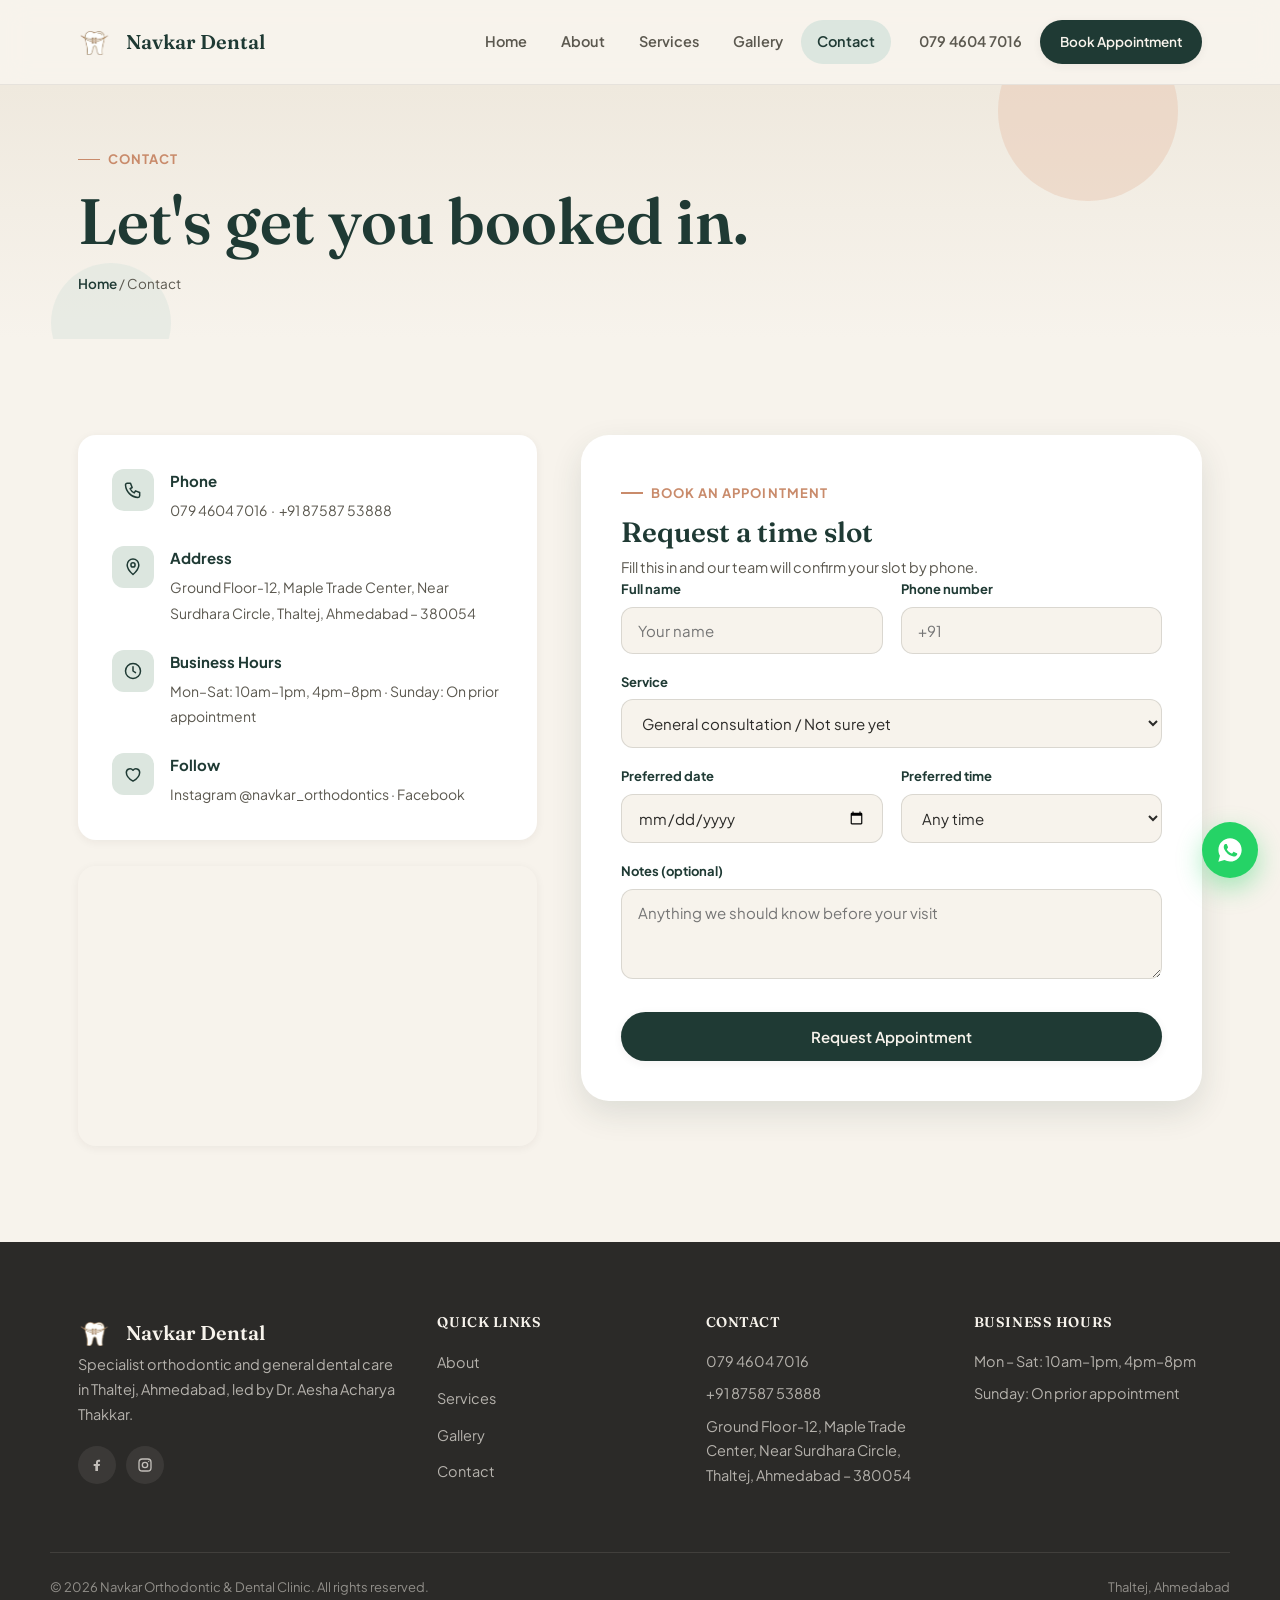
<file: contact.html>
<!DOCTYPE html>
<html lang="en">
<head>
<meta charset="UTF-8">
<meta name="viewport" content="width=device-width, initial-scale=1.0">
<title>Contact & Book Appointment — Navkar Orthodontic & Dental Clinic</title>
<meta name="description" content="Book an appointment at Navkar Orthodontic & Dental Clinic, Thaltej, Ahmedabad. Call 079 4604 7016 or send a request online.">
<link rel="canonical" href="https://www.navkardental.com/contact.html">

<meta property="og:type" content="website">
<meta property="og:site_name" content="Navkar Orthodontic & Dental Clinic">
<meta property="og:title" content="Contact & Book Appointment — Navkar Dental">
<meta property="og:description" content="Book an appointment at Navkar Orthodontic & Dental Clinic, Thaltej, Ahmedabad.">
<meta property="og:image" content="https://www.navkardental.com/img/og-image.jpg">
<meta property="og:url" content="https://www.navkardental.com/contact.html">
<meta name="twitter:card" content="summary_large_image">
<meta name="twitter:title" content="Contact & Book Appointment — Navkar Dental">
<meta name="twitter:image" content="https://www.navkardental.com/img/og-image.jpg">

<link rel="icon" href="/favicon.ico" sizes="any">
<link rel="icon" type="image/png" href="img/logo-mark-32.png" sizes="32x32">
<link rel="apple-touch-icon" href="img/logo-mark-180.png">
<link rel="manifest" href="site.webmanifest">
<meta name="theme-color" content="#1F3A34">

<link rel="preconnect" href="https://fonts.googleapis.com">
<link rel="preconnect" href="https://fonts.gstatic.com" crossorigin>
<link href="https://fonts.googleapis.com/css2?family=Fraunces:wght@500;600;700&family=Plus+Jakarta+Sans:wght@400;500;600;700&display=swap" rel="stylesheet">
<link rel="stylesheet" href="css/style.min.css?v=20261026b">

<script type="application/ld+json">
{
  "@context": "https://schema.org",
  "@type": "Dentist",
  "name": "Navkar Orthodontic & Dental Clinic",
  "url": "https://www.navkardental.com/contact.html",
  "telephone": ["+91-79-4604-7016", "+91-87587-53888"],
  "address": {
    "@type": "PostalAddress",
    "streetAddress": "Ground Floor-12, Maple Trade Center, Near Surdhara Circle",
    "addressLocality": "Thaltej, Ahmedabad",
    "addressRegion": "Gujarat",
    "postalCode": "380054",
    "addressCountry": "IN"
  },
  "openingHoursSpecification": [
    { "@type": "OpeningHoursSpecification", "dayOfWeek": ["Monday","Tuesday","Wednesday","Thursday","Friday","Saturday"], "opens": "10:00", "closes": "13:00" },
    { "@type": "OpeningHoursSpecification", "dayOfWeek": ["Monday","Tuesday","Wednesday","Thursday","Friday","Saturday"], "opens": "16:00", "closes": "20:00" }
  ]
}
</script>
</head>
<body>
<a href="#main" class="skip-link">Skip to content</a>

<header class="site-header">
  <div class="wrap">
    <a href="index.html" class="brand"><span class="brand-mark"></span>Navkar Dental</a>
    <nav class="main-nav" id="primary-nav" aria-label="Primary">
      <ul>
        <li><a href="index.html">Home</a></li>
        <li><a href="about.html">About</a></li>
        <li><a href="services.html">Services</a></li>
        <li><a href="gallery.html">Gallery</a></li>
        <li><a href="contact.html" class="active" aria-current="page">Contact</a></li>
      </ul>
    </nav>
    <div class="header-cta">
      <span class="header-phone"><a href="tel:+917946047016">079 4604 7016</a></span>
      <a href="contact.html" class="btn btn-primary btn-sm">Book Appointment</a>
    </div>
    <button class="nav-toggle" aria-label="Toggle menu" aria-expanded="false" aria-controls="primary-nav"><span></span><span></span><span></span></button>
  </div>
  <div class="nav-backdrop"></div>
</header>

<main id="main">

<section class="page-hero">
  <div class="wrap">
    <span class="eyebrow">Contact</span>
    <h1>Let's get you booked in.</h1>
    <p class="breadcrumb"><a href="index.html">Home</a> / Contact</p>
  </div>
</section>

<section class="reveal">
  <div class="wrap contact-grid">

    <div>
      <div class="contact-info-card">
        <ul>
          <li>
            <div class="ic"><svg viewBox="0 0 24 24" fill="none" stroke="currentColor" stroke-width="1.8" stroke-linecap="round" stroke-linejoin="round" aria-hidden="true"><path d="M5 4h4l2 5-2.5 1.5a11 11 0 0 0 5 5L15 13l5 2v4a2 2 0 0 1-2 2A16 16 0 0 1 3 6a2 2 0 0 1 2-2"/></svg></div>
            <div><strong>Phone</strong><span><a href="tel:+917946047016">079 4604 7016</a> &nbsp;·&nbsp; <a href="tel:+918758753888">+91 87587 53888</a></span></div>
          </li>
          <li>
            <div class="ic"><svg viewBox="0 0 24 24" fill="none" stroke="currentColor" stroke-width="1.8" stroke-linecap="round" stroke-linejoin="round" aria-hidden="true"><path d="M12 21s-7-6.2-7-11.5a7 7 0 0 1 14 0C19 14.8 12 21 12 21z"/><circle cx="12" cy="9.5" r="2.5"/></svg></div>
            <div><strong>Address</strong><span><a href="https://maps.google.com/?q=Maple+Trade+Center,+Near+Surdhara+Circle,+Thaltej,+Ahmedabad+380054" target="_blank" rel="noopener">Ground Floor-12, Maple Trade Center, Near Surdhara Circle, Thaltej, Ahmedabad – 380054</a></span></div>
          </li>
          <li>
            <div class="ic"><svg viewBox="0 0 24 24" fill="none" stroke="currentColor" stroke-width="1.8" stroke-linecap="round" stroke-linejoin="round" aria-hidden="true"><circle cx="12" cy="12" r="9"/><path d="M12 7v5l3 2"/></svg></div>
            <div><strong>Business Hours</strong><span>Mon–Sat: 10am–1pm, 4pm–8pm · Sunday: On prior appointment</span></div>
          </li>
          <li>
            <div class="ic"><svg viewBox="0 0 24 24" fill="none" stroke="currentColor" stroke-width="1.8" stroke-linecap="round" stroke-linejoin="round" aria-hidden="true"><path d="M12 20.5s-8-4.6-8-10.4A4.4 4.4 0 0 1 12 7.6a4.4 4.4 0 0 1 8 2.5c0 5.8-8 10.4-8 10.4z"/></svg></div>
            <div><strong>Follow</strong><span><a href="https://www.instagram.com/navkar_orthodontics/" target="_blank" rel="noopener">Instagram @navkar_orthodontics</a> · <a href="https://www.facebook.com/people/Navkar-dental-Clinic/100086938672000/" target="_blank" rel="noopener">Facebook</a></span></div>
          </li>
        </ul>
      </div>
      <div class="map-embed" style="margin-top:26px;">
        <iframe src="https://maps.google.com/maps?q=Navkar+Orthodontic+%26+Dental+Clinic%2C+Maple+Trade+Center%2C+Near+Surdhara+Circle%2C+Thaltej%2C+Ahmedabad+380054&t=&z=16&ie=UTF8&iwloc=&output=embed" loading="lazy" title="Map showing Navkar Orthodontic & Dental Clinic location in Thaltej, Ahmedabad"></iframe>
      </div>
    </div>

    <div class="form-card">
      <span class="eyebrow">Book an appointment</span>
      <h2 style="margin-top:12px; font-size:28px;">Request a time slot</h2>
      <p style="color:var(--charcoal-soft); font-size:14.5px; margin-top:8px;">Fill this in and our team will confirm your slot by phone.</p>

      <form id="contact-form" novalidate data-endpoint="">
        <!-- Honeypot: real visitors never see or fill this field -->
        <div class="hp-field" aria-hidden="true">
          <label for="company">Company</label>
          <input type="text" id="company" name="_gotcha" tabindex="-1" autocomplete="off">
        </div>

        <div class="field-row">
          <div class="field">
            <label for="name">Full name</label>
            <input id="name" name="name" type="text" placeholder="Your name" required>
            <span class="field-error"></span>
          </div>
          <div class="field">
            <label for="phone">Phone number</label>
            <input id="phone" name="phone" type="tel" placeholder="+91" required>
            <span class="field-error"></span>
          </div>
        </div>
        <div class="field">
          <label for="service">Service</label>
          <select id="service" name="service">
            <option selected>General consultation / Not sure yet</option>
            <option>Braces &amp; Aligners</option>
            <option>Cleaning &amp; Whitening</option>
            <option>Root Canal Treatment</option>
            <option>Smile Design</option>
            <option>Pediatric Dentistry</option>
          </select>
        </div>
        <div class="field-row">
          <div class="field">
            <label for="date">Preferred date</label>
            <input id="date" name="date" type="date">
          </div>
          <div class="field">
            <label for="time">Preferred time</label>
            <select id="time" name="time">
              <option value="">Any time</option>
              <option>Morning (10am–1pm)</option>
              <option>Evening (4pm–8pm)</option>
            </select>
          </div>
        </div>
        <div class="field">
          <label for="notes">Notes (optional)</label>
          <textarea id="notes" name="notes" rows="3" placeholder="Anything we should know before your visit"></textarea>
        </div>
        <button type="submit" class="btn btn-primary" style="width:100%; justify-content:center; margin-top:8px;">Request Appointment</button>
        <div id="form-status" class="form-status" aria-live="polite"></div>
      </form>
    </div>

  </div>
</section>

</main>

<footer>
  <div class="wrap footer-grid">
    <div>
      <a href="index.html" class="brand"><span class="brand-mark"></span>Navkar Dental</a>
      <p>Specialist orthodontic and general dental care in Thaltej, Ahmedabad, led by Dr. Aesha Acharya Thakkar.</p>
      <div class="footer-social">
        <a href="https://www.facebook.com/people/Navkar-dental-Clinic/100086938672000/" aria-label="Facebook" target="_blank" rel="noopener"><svg viewBox="0 0 24 24" fill="currentColor" aria-hidden="true"><path d="M13.5 21v-7.5H16l.5-3h-3V8.6c0-.87.3-1.6 1.6-1.6h1.5V4.3c-.3-.04-1.2-.12-2.3-.12-2.3 0-3.8 1.4-3.8 3.9v2.4H7v3h2.5V21h4z"/></svg></a>
        <a href="https://www.instagram.com/navkar_orthodontics/" aria-label="Instagram" target="_blank" rel="noopener"><svg viewBox="0 0 24 24" fill="none" stroke="currentColor" stroke-width="2" aria-hidden="true"><rect x="3" y="3" width="18" height="18" rx="5"/><circle cx="12" cy="12" r="4"/><circle cx="17.5" cy="6.5" r="1" fill="currentColor" stroke="none"/></svg></a>
      </div>
    </div>
    <div>
      <h4>Quick Links</h4>
      <ul>
        <li><a href="about.html">About</a></li>
        <li><a href="services.html">Services</a></li>
        <li><a href="gallery.html">Gallery</a></li>
        <li><a href="contact.html">Contact</a></li>
      </ul>
    </div>
    <div>
      <h4>Contact</h4>
      <p><a href="tel:+917946047016">079 4604 7016</a></p>
      <p><a href="tel:+918758753888">+91 87587 53888</a></p>
      <p><a href="https://maps.google.com/?q=Maple+Trade+Center,+Near+Surdhara+Circle,+Thaltej,+Ahmedabad+380054" target="_blank" rel="noopener">Ground Floor-12, Maple Trade Center, Near Surdhara Circle, Thaltej, Ahmedabad – 380054</a></p>
    </div>
    <div>
      <h4>Business Hours</h4>
      <p>Mon – Sat: 10am–1pm, 4pm–8pm</p>
      <p>Sunday: On prior appointment</p>
    </div>
  </div>
  <div class="wrap footer-bottom">
    <span>© 2026 Navkar Orthodontic & Dental Clinic. All rights reserved.</span>
    <span>Thaltej, Ahmedabad</span>
  </div>
</footer>

<a class="whatsapp-fab" href="https://wa.me/918758753888?text=Hi%2C%20I%27d%20like%20to%20book%20an%20appointment" target="_blank" rel="noopener" aria-label="Chat with us on WhatsApp">
  <svg viewBox="0 0 24 24" fill="currentColor" aria-hidden="true"><path d="M12.04 2c-5.5 0-9.96 4.46-9.96 9.96 0 1.76.46 3.48 1.34 5L2 22l5.2-1.36a9.94 9.94 0 0 0 4.84 1.24h.01c5.5 0 9.96-4.46 9.96-9.96S17.54 2 12.04 2zm5.83 14.24c-.24.68-1.4 1.32-1.93 1.36-.5.05-1 .25-3.4-.83-2.86-1.28-4.62-4.24-4.76-4.44-.14-.2-1.13-1.5-1.13-2.86 0-1.36.7-2.02.96-2.3.24-.26.53-.32.7-.32h.5c.16 0 .38-.03.58.44.24.57.8 1.98.87 2.12.07.14.12.3.02.5-.1.2-.15.32-.3.5-.15.18-.3.4-.44.53-.14.14-.3.3-.13.58.17.28.75 1.24 1.62 2 1.12.99 2.06 1.3 2.34 1.45.28.14.44.12.6-.07.17-.2.7-.82.9-1.1.2-.28.4-.23.66-.14.28.1 1.76.83 2.06.98.3.15.5.22.57.35.08.13.08.75-.16 1.43z"/></svg>
</a>

<script src="js/script.min.js?v=20261026b"></script>
</body>
</html>
</file>
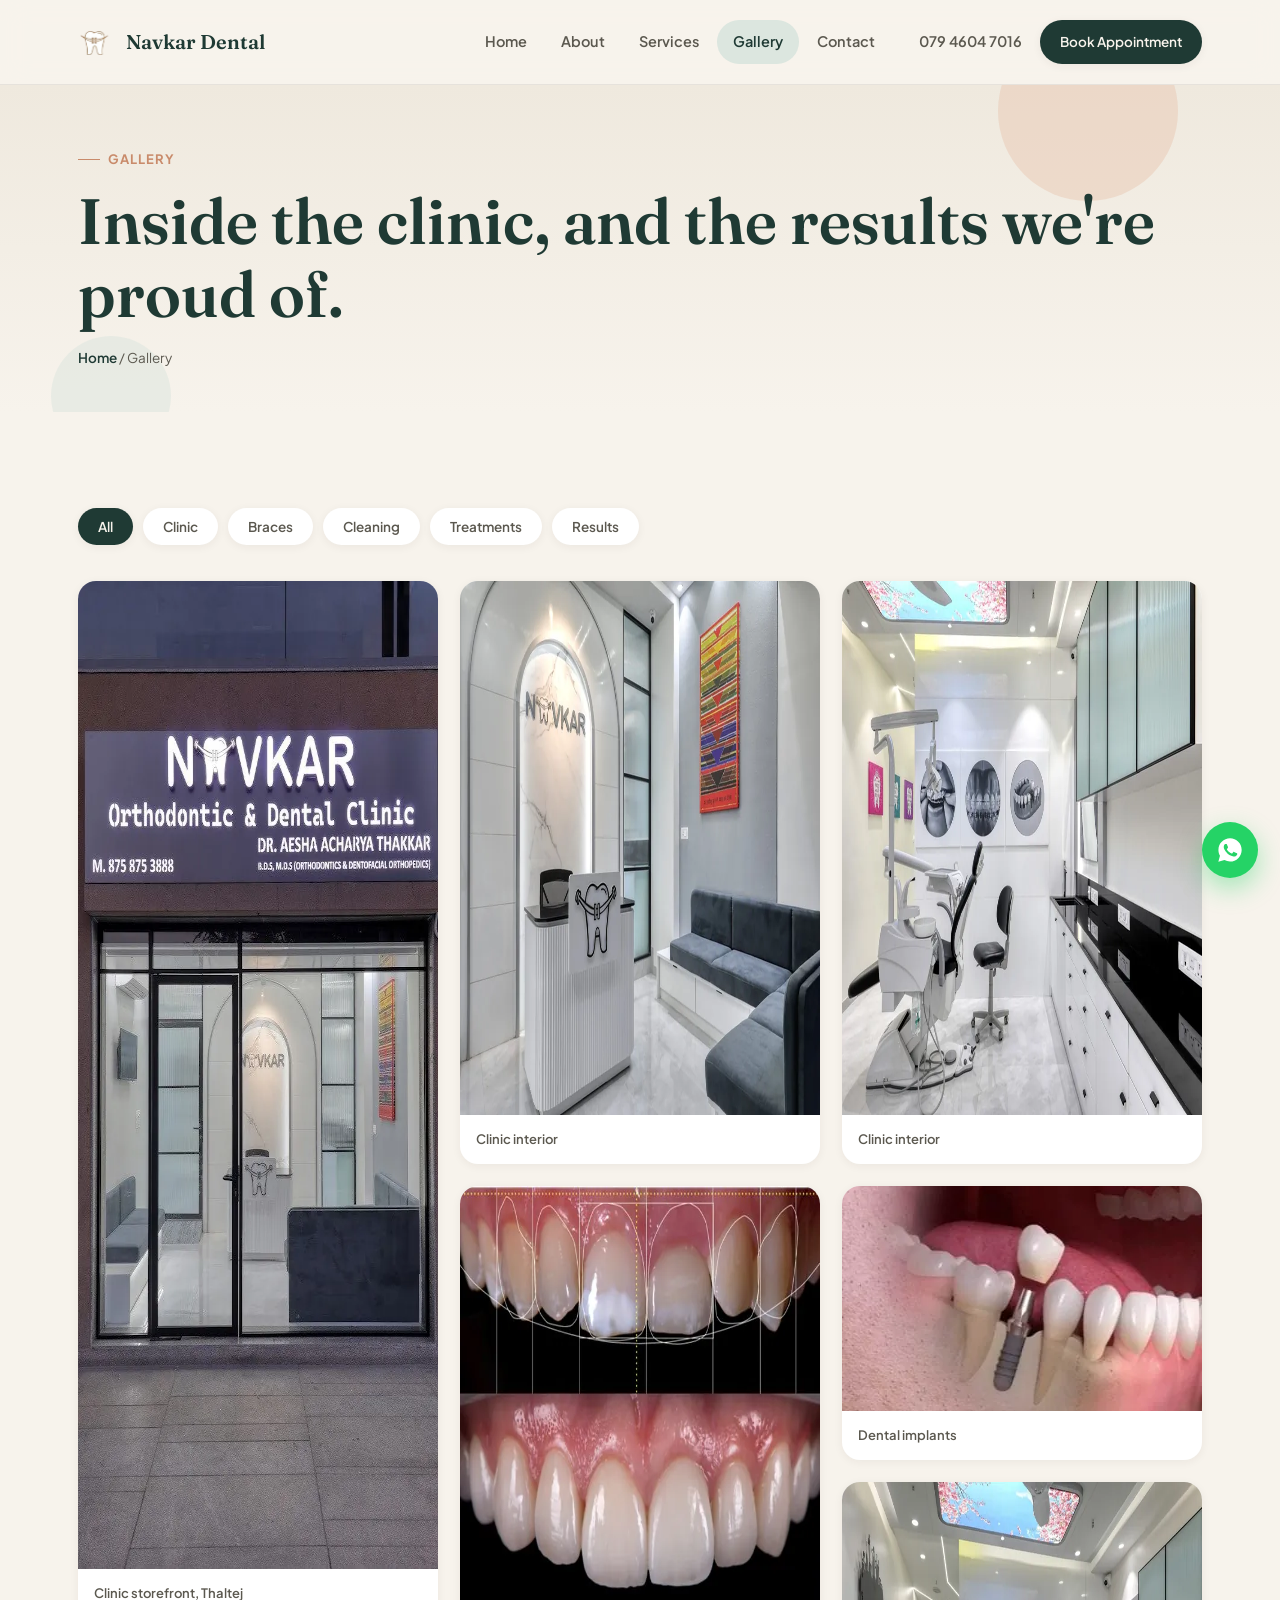
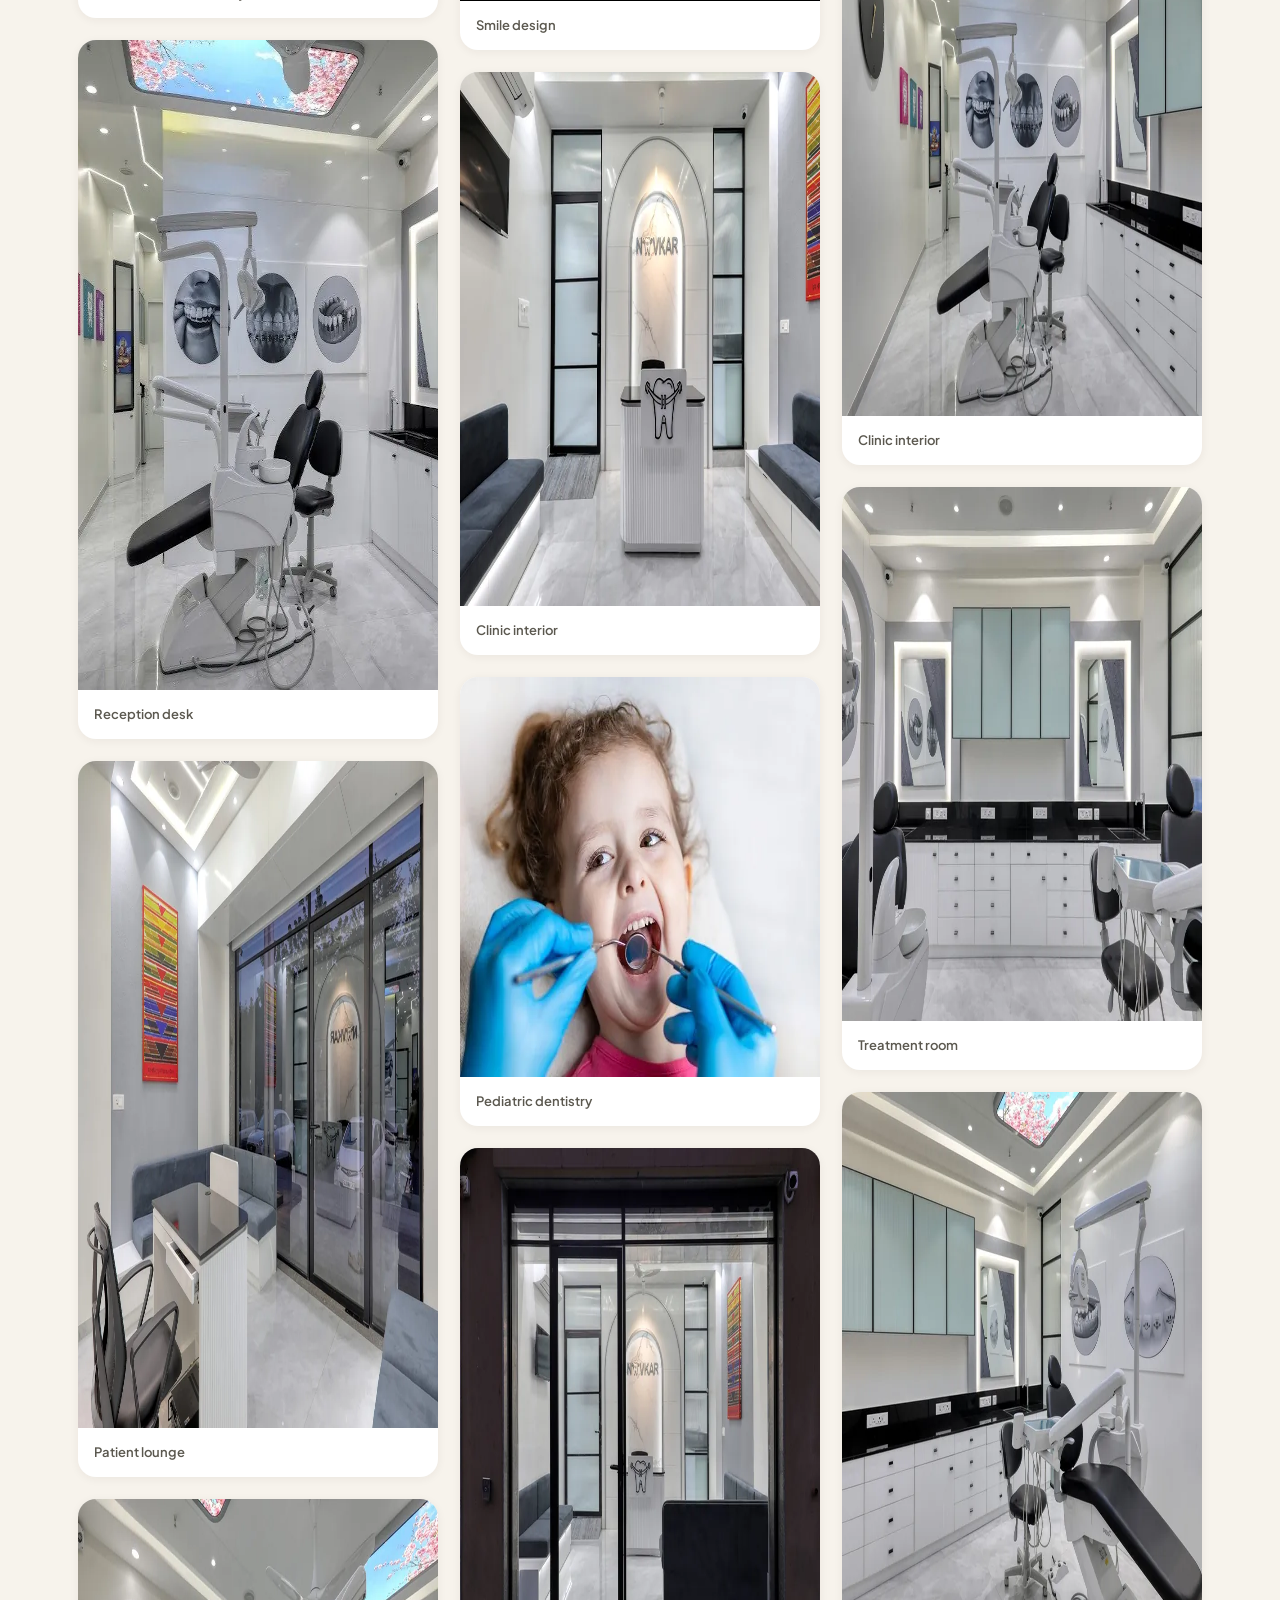
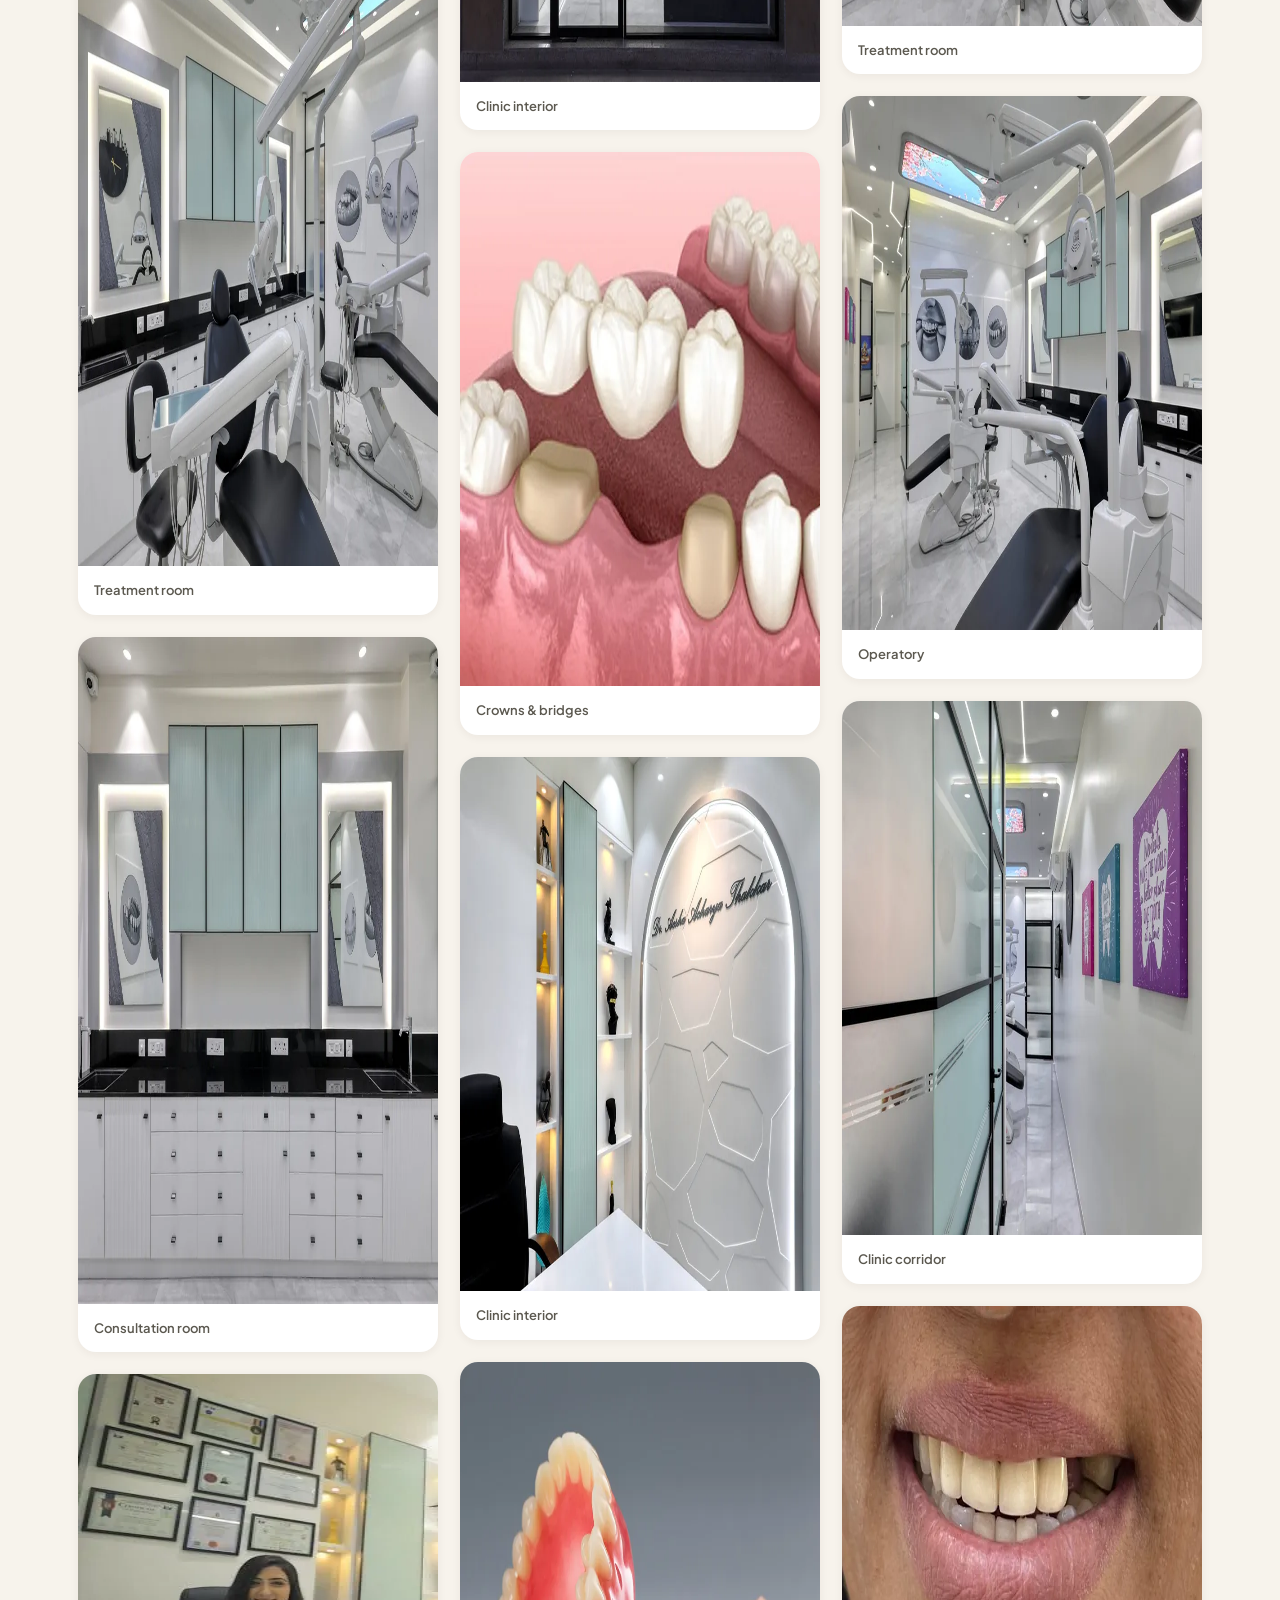
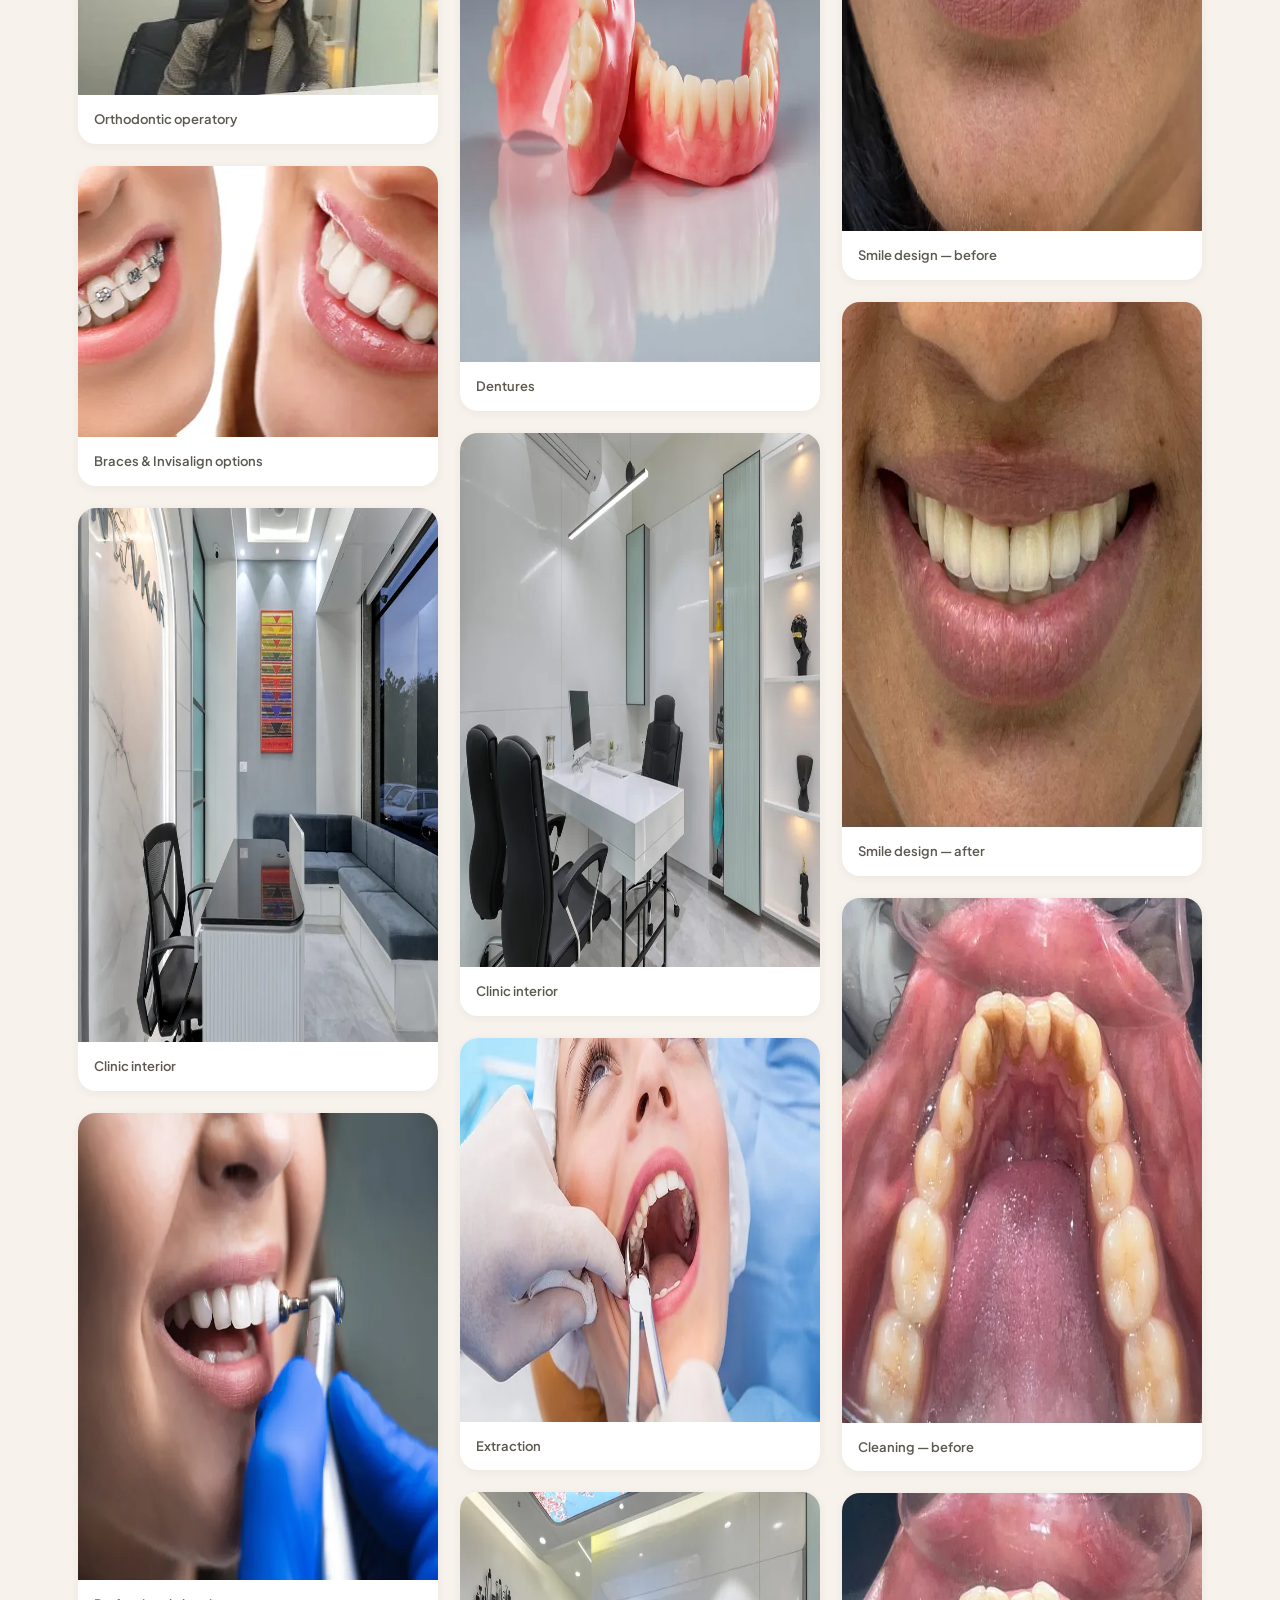
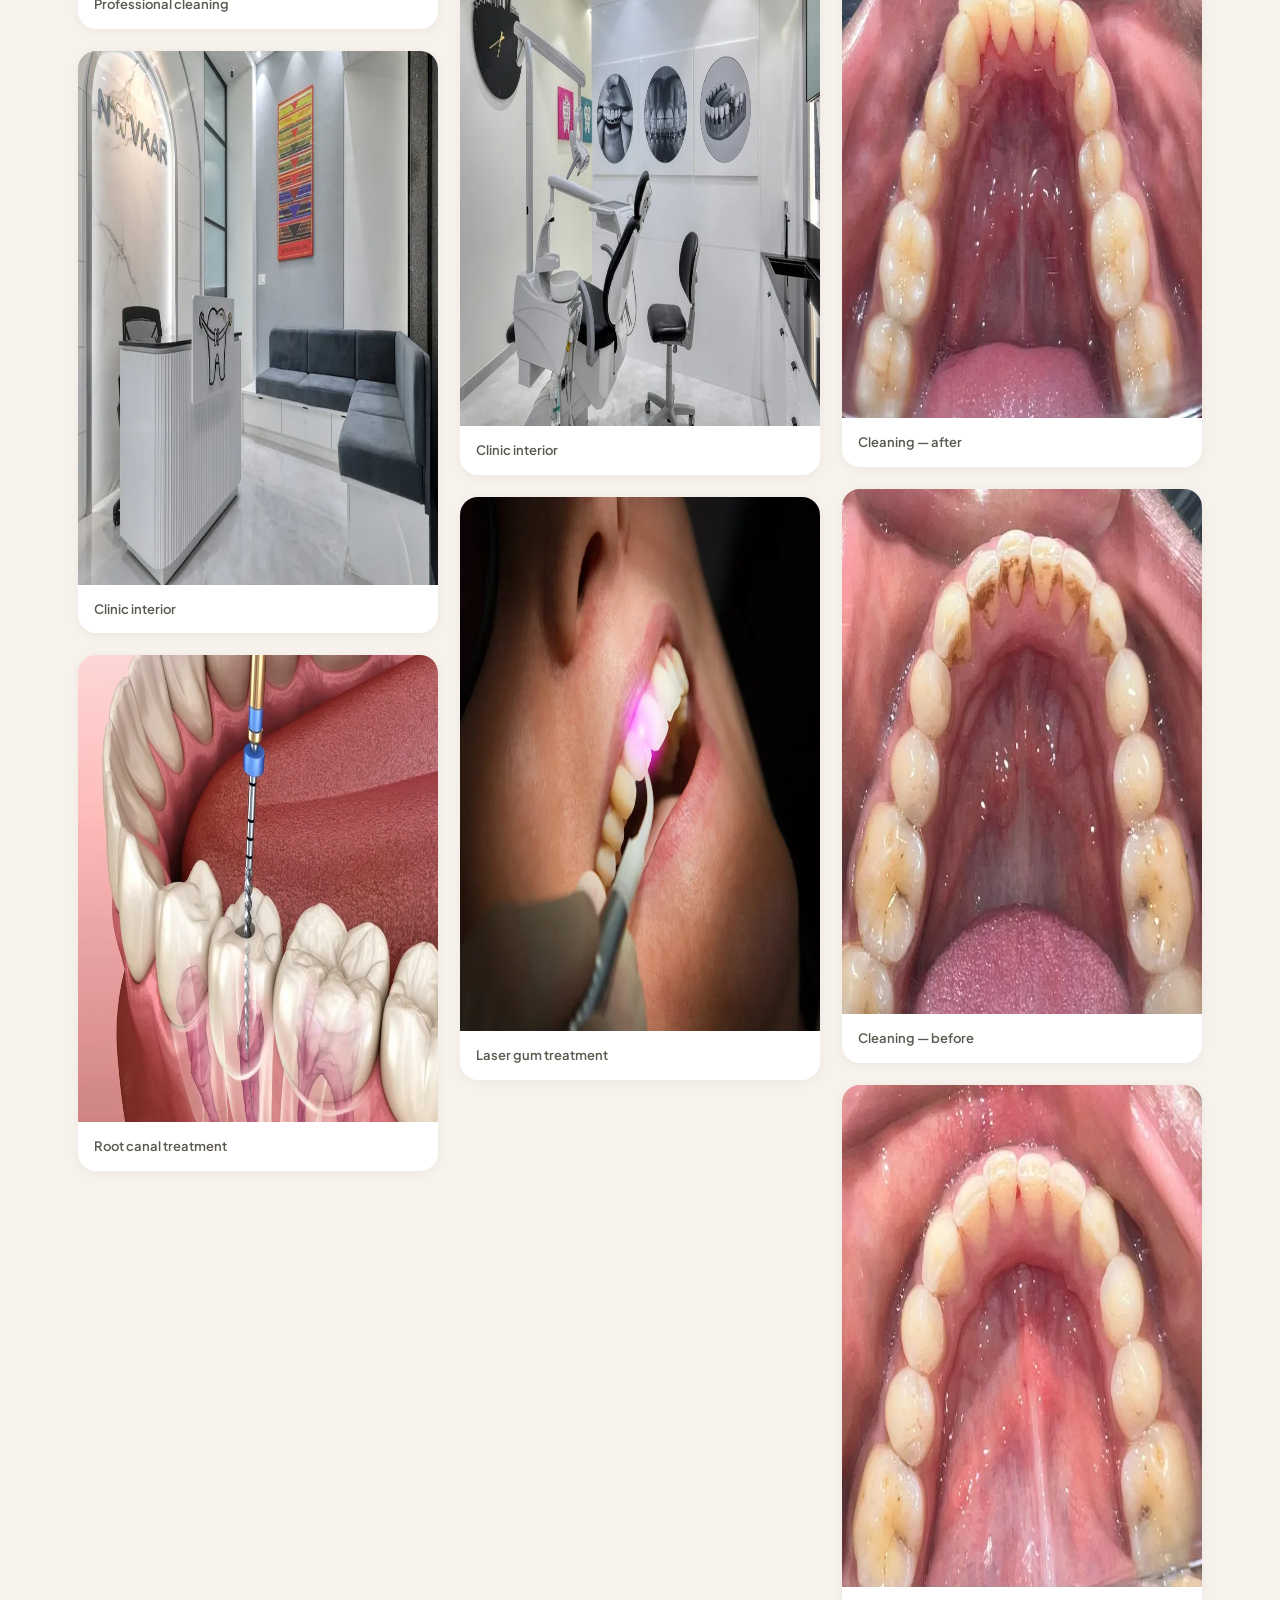
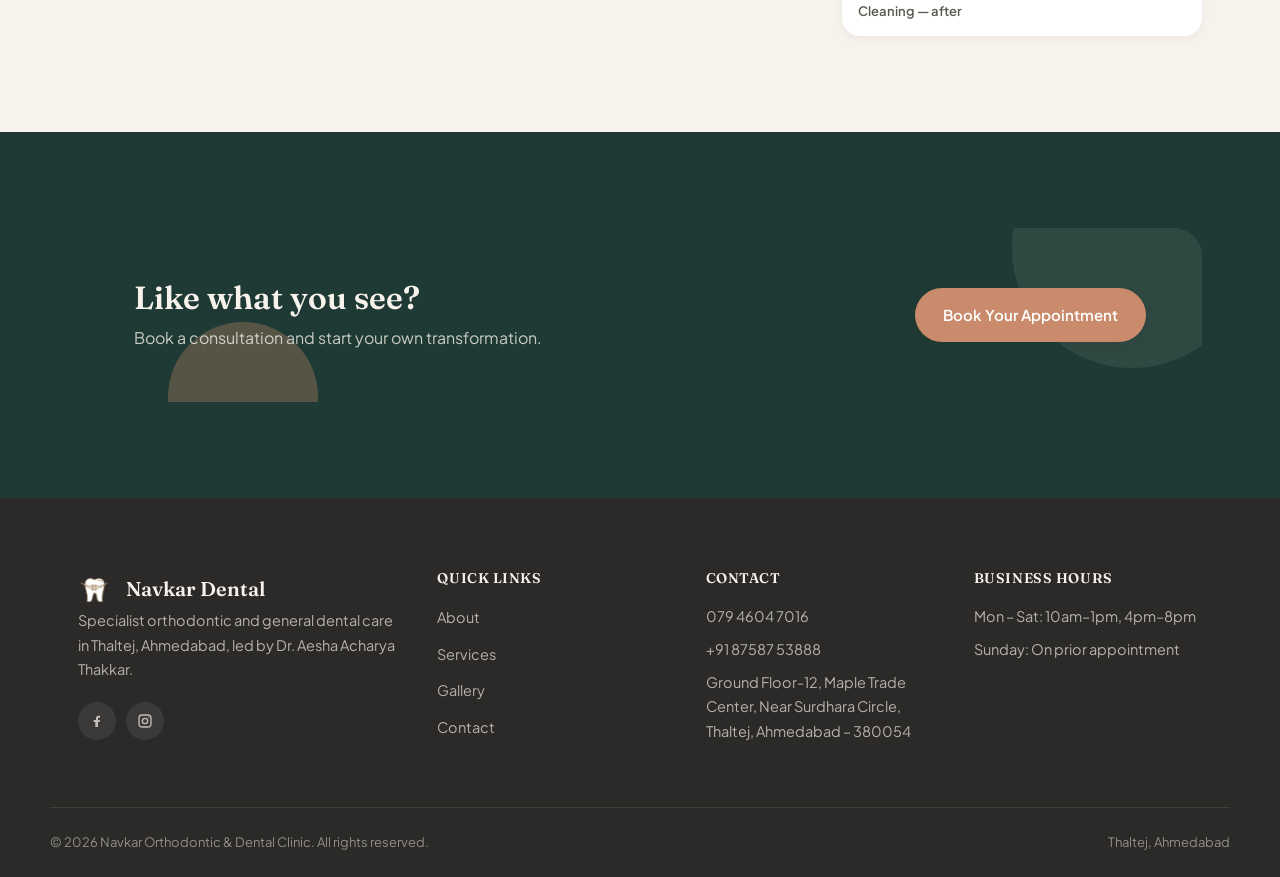
<file: gallery.html>
<!DOCTYPE html>
<html lang="en">
<head>
<meta charset="UTF-8">
<meta name="viewport" content="width=device-width, initial-scale=1.0">
<title>Gallery — Clinic Photos & Patient Results | Navkar Dental</title>
<meta name="description" content="Browse clinic photos, treatment rooms and real patient before/after results from Navkar Orthodontic & Dental Clinic, Thaltej, Ahmedabad.">
<link rel="canonical" href="https://www.navkardental.com/gallery.html">

<meta property="og:type" content="website">
<meta property="og:site_name" content="Navkar Orthodontic & Dental Clinic">
<meta property="og:title" content="Gallery — Navkar Orthodontic & Dental Clinic">
<meta property="og:description" content="Clinic photos and real patient results from Navkar Orthodontic & Dental Clinic, Thaltej, Ahmedabad.">
<meta property="og:image" content="https://www.navkardental.com/img/og-image.jpg">
<meta property="og:url" content="https://www.navkardental.com/gallery.html">
<meta name="twitter:card" content="summary_large_image">
<meta name="twitter:title" content="Gallery — Navkar Orthodontic & Dental Clinic">
<meta name="twitter:image" content="https://www.navkardental.com/img/og-image.jpg">

<link rel="icon" href="/favicon.ico" sizes="any">
<link rel="icon" type="image/png" href="img/logo-mark-32.png" sizes="32x32">
<link rel="apple-touch-icon" href="img/logo-mark-180.png">
<link rel="manifest" href="site.webmanifest">
<meta name="theme-color" content="#1F3A34">

<link rel="preconnect" href="https://fonts.googleapis.com">
<link rel="preconnect" href="https://fonts.gstatic.com" crossorigin>
<link href="https://fonts.googleapis.com/css2?family=Fraunces:wght@500;600;700&family=Plus+Jakarta+Sans:wght@400;500;600;700&display=swap" rel="stylesheet">
<link rel="stylesheet" href="css/style.min.css?v=20261026b">

<script type="application/ld+json">
{
  "@context": "https://schema.org",
  "@type": "Dentist",
  "name": "Navkar Orthodontic & Dental Clinic",
  "url": "https://www.navkardental.com/gallery.html",
  "telephone": ["+91-79-4604-7016", "+91-87587-53888"],
  "address": {
    "@type": "PostalAddress",
    "streetAddress": "Ground Floor-12, Maple Trade Center, Near Surdhara Circle",
    "addressLocality": "Thaltej, Ahmedabad",
    "addressRegion": "Gujarat",
    "postalCode": "380054",
    "addressCountry": "IN"
  }
}
</script>
</head>
<body>
<a href="#main" class="skip-link">Skip to content</a>

<header class="site-header">
  <div class="wrap">
    <a href="index.html" class="brand"><span class="brand-mark"></span>Navkar Dental</a>
    <nav class="main-nav" id="primary-nav" aria-label="Primary">
      <ul>
        <li><a href="index.html">Home</a></li>
        <li><a href="about.html">About</a></li>
        <li><a href="services.html">Services</a></li>
        <li><a href="gallery.html" class="active" aria-current="page">Gallery</a></li>
        <li><a href="contact.html">Contact</a></li>
      </ul>
    </nav>
    <div class="header-cta">
      <span class="header-phone"><a href="tel:+917946047016">079 4604 7016</a></span>
      <a href="contact.html" class="btn btn-primary btn-sm">Book Appointment</a>
    </div>
    <button class="nav-toggle" aria-label="Toggle menu" aria-expanded="false" aria-controls="primary-nav"><span></span><span></span><span></span></button>
  </div>
  <div class="nav-backdrop"></div>
</header>

<main id="main">

<section class="page-hero">
  <div class="wrap">
    <span class="eyebrow">Gallery</span>
    <h1>Inside the clinic, and the results we're proud of.</h1>
    <p class="breadcrumb"><a href="index.html">Home</a> / Gallery</p>
  </div>
</section>

<section class="reveal">
  <div class="wrap">
    <div class="gallery-filters" role="group" aria-label="Filter gallery by category">
      <button class="active" data-filter="all" aria-pressed="true">All</button>
      <button data-filter="clinic" aria-pressed="false">Clinic</button>
      <button data-filter="braces" aria-pressed="false">Braces</button>
      <button data-filter="cleaning" aria-pressed="false">Cleaning</button>
      <button data-filter="treatments" aria-pressed="false">Treatments</button>
      <button data-filter="results" aria-pressed="false">Results</button>
    </div>
    <div class="masonry">

      <figure data-cat="clinic"><picture><source srcset="img/clinic-storefront.webp" type="image/webp"><img src="img/clinic-storefront.jpg" alt="Navkar Orthodontic & Dental Clinic storefront in Thaltej, Ahmedabad" width="600" height="988" loading="lazy"></picture><figcaption>Clinic storefront, Thaltej</figcaption></figure>

      <figure data-cat="clinic"><picture><source srcset="img/clinic-reception.webp" type="image/webp"><img src="img/clinic-reception.jpg" alt="Dr. Aesha Acharya Thakkar at the clinic reception desk" width="600" height="650" loading="lazy"></picture><figcaption>Reception desk</figcaption></figure>

      <figure data-cat="clinic"><picture><source srcset="img/clinic-lounge.webp" type="image/webp"><img src="img/clinic-lounge.jpg" alt="Patient waiting lounge at Navkar Dental Clinic" width="1000" height="667" loading="lazy"></picture><figcaption>Patient lounge</figcaption></figure>

      <figure data-cat="clinic"><picture><source srcset="img/clinic-operatory-1.webp" type="image/webp"><img src="img/clinic-operatory-1.jpg" alt="Dental operatory with overhead sky-panel lighting" width="1000" height="667" loading="lazy"></picture><figcaption>Treatment room</figcaption></figure>

      <figure data-cat="clinic"><picture><source srcset="img/clinic-operatory-2.webp" type="image/webp"><img src="img/clinic-operatory-2.jpg" alt="Consultation and treatment room" width="1000" height="667" loading="lazy"></picture><figcaption>Consultation room</figcaption></figure>

      <figure data-cat="clinic"><picture><source srcset="img/clinic-operatory-3.webp" type="image/webp"><img src="img/clinic-operatory-3.jpg" alt="Dental chair and orthodontic reference charts on the wall" width="285" height="321" loading="lazy"></picture><figcaption>Orthodontic operatory</figcaption></figure>

      <figure data-cat="braces"><picture><source srcset="img/service-braces-aligners.webp" type="image/webp"><img src="img/service-braces-aligners.jpg" alt="Braces versus clear aligner treatment options" width="393" height="271" loading="lazy"></picture><figcaption>Braces &amp; Invisalign options</figcaption></figure>

      <figure data-cat="clinic"><picture><source srcset="img/clinic-interior-1.webp" type="image/webp"><img src="img/clinic-interior-1.jpg" alt="Interior view of the clinic waiting area" width="800" height="534" loading="lazy"></picture><figcaption>Clinic interior</figcaption></figure>

      <figure data-cat="cleaning"><picture><source srcset="img/service-cleaning-whitening.webp" type="image/webp"><img src="img/service-cleaning-whitening.jpg" alt="Professional teeth cleaning" width="700" height="467" loading="lazy"></picture><figcaption>Professional cleaning</figcaption></figure>

      <figure data-cat="clinic"><picture><source srcset="img/clinic-interior-2.webp" type="image/webp"><img src="img/clinic-interior-2.jpg" alt="Interior view of the clinic" width="800" height="534" loading="lazy"></picture><figcaption>Clinic interior</figcaption></figure>

      <figure data-cat="treatments"><picture><source srcset="img/service-root-canal.webp" type="image/webp"><img src="img/service-root-canal.jpg" alt="Root canal treatment" width="700" height="467" loading="lazy"></picture><figcaption>Root canal treatment</figcaption></figure>

      <figure data-cat="clinic"><picture><source srcset="img/clinic-interior-3.webp" type="image/webp"><img src="img/clinic-interior-3.jpg" alt="Interior view of the clinic" width="800" height="534" loading="lazy"></picture><figcaption>Clinic interior</figcaption></figure>

      <figure data-cat="treatments"><picture><source srcset="img/service-smile-design.webp" type="image/webp"><img src="img/service-smile-design.jpg" alt="Smile design consultation" width="602" height="415" loading="lazy"></picture><figcaption>Smile design</figcaption></figure>

      <figure data-cat="clinic"><picture><source srcset="img/clinic-interior-4.webp" type="image/webp"><img src="img/clinic-interior-4.jpg" alt="Interior view of the clinic" width="800" height="534" loading="lazy"></picture><figcaption>Clinic interior</figcaption></figure>

      <figure data-cat="treatments"><picture><source srcset="img/service-pediatric-dentistry.webp" type="image/webp"><img src="img/service-pediatric-dentistry.jpg" alt="Pediatric dental checkup" width="600" height="400" loading="lazy"></picture><figcaption>Pediatric dentistry</figcaption></figure>

      <figure data-cat="clinic"><picture><source srcset="img/clinic-interior-5.webp" type="image/webp"><img src="img/clinic-interior-5.jpg" alt="Interior view of the clinic" width="800" height="534" loading="lazy"></picture><figcaption>Clinic interior</figcaption></figure>

      <figure data-cat="treatments"><picture><source srcset="img/treatment-crowns-bridges.webp" type="image/webp"><img src="img/treatment-crowns-bridges.jpg" alt="Crowns and bridges treatment" width="800" height="534" loading="lazy"></picture><figcaption>Crowns &amp; bridges</figcaption></figure>

      <figure data-cat="clinic"><picture><source srcset="img/clinic-interior-6.webp" type="image/webp"><img src="img/clinic-interior-6.jpg" alt="Interior view of the clinic" width="800" height="534" loading="lazy"></picture><figcaption>Clinic interior</figcaption></figure>

      <figure data-cat="treatments"><picture><source srcset="img/treatment-dentures.webp" type="image/webp"><img src="img/treatment-dentures.jpg" alt="Dentures treatment" width="800" height="600" loading="lazy"></picture><figcaption>Dentures</figcaption></figure>

      <figure data-cat="clinic"><picture><source srcset="img/clinic-interior-7.webp" type="image/webp"><img src="img/clinic-interior-7.jpg" alt="Interior view of the clinic" width="800" height="534" loading="lazy"></picture><figcaption>Clinic interior</figcaption></figure>

      <figure data-cat="treatments"><picture><source srcset="img/treatment-extraction.webp" type="image/webp"><img src="img/treatment-extraction.jpg" alt="Tooth extraction treatment" width="800" height="384" loading="lazy"></picture><figcaption>Extraction</figcaption></figure>

      <figure data-cat="clinic"><picture><source srcset="img/clinic-interior-8.webp" type="image/webp"><img src="img/clinic-interior-8.jpg" alt="Interior view of the clinic" width="800" height="534" loading="lazy"></picture><figcaption>Clinic interior</figcaption></figure>

      <figure data-cat="treatments"><picture><source srcset="img/treatment-laser-gum.webp" type="image/webp"><img src="img/treatment-laser-gum.jpg" alt="Laser gum treatment" width="800" height="534" loading="lazy"></picture><figcaption>Laser gum treatment</figcaption></figure>

      <figure data-cat="clinic"><picture><source srcset="img/clinic-interior-9.webp" type="image/webp"><img src="img/clinic-interior-9.jpg" alt="Interior view of the clinic" width="800" height="534" loading="lazy"></picture><figcaption>Clinic interior</figcaption></figure>

      <figure data-cat="treatments"><picture><source srcset="img/treatment-dental-implant.webp" type="image/webp"><img src="img/treatment-dental-implant.jpg" alt="Dental implant treatment" width="400" height="225" loading="lazy"></picture><figcaption>Dental implants</figcaption></figure>

      <figure data-cat="clinic"><picture><source srcset="img/clinic-interior-10.webp" type="image/webp"><img src="img/clinic-interior-10.jpg" alt="Interior view of the clinic" width="800" height="534" loading="lazy"></picture><figcaption>Clinic interior</figcaption></figure>

      <figure data-cat="clinic"><picture><source srcset="img/clinic-interior-11.webp" type="image/webp"><img src="img/clinic-interior-11.jpg" alt="Treatment room with dental chair and backlit cabinetry" width="800" height="534" loading="lazy"></picture><figcaption>Treatment room</figcaption></figure>

      <figure data-cat="clinic"><picture><source srcset="img/clinic-interior-12.webp" type="image/webp"><img src="img/clinic-interior-12.jpg" alt="Dental chair under a sky-panel ceiling light" width="800" height="534" loading="lazy"></picture><figcaption>Treatment room</figcaption></figure>

      <figure data-cat="clinic"><picture><source srcset="img/clinic-interior-13.webp" type="image/webp"><img src="img/clinic-interior-13.jpg" alt="Operatory with dental chair and wall-mounted tooth artwork" width="800" height="534" loading="lazy"></picture><figcaption>Operatory</figcaption></figure>

      <figure data-cat="clinic"><picture><source srcset="img/clinic-interior-14.webp" type="image/webp"><img src="img/clinic-interior-14.jpg" alt="Clinic corridor with frosted glass doors and colourful tooth-themed wall art" width="800" height="534" loading="lazy"></picture><figcaption>Clinic corridor</figcaption></figure>

      <figure data-cat="results"><picture><source srcset="img/results-smile-design-before.webp" type="image/webp"><img src="img/results-smile-design-before.jpg" alt="Patient's smile before cosmetic smile design treatment" width="700" height="525" loading="lazy"></picture><figcaption>Smile design — before</figcaption></figure>

      <figure data-cat="results"><picture><source srcset="img/results-smile-design-after.webp" type="image/webp"><img src="img/results-smile-design-after.jpg" alt="Patient's smile after cosmetic smile design treatment" width="700" height="525" loading="lazy"></picture><figcaption>Smile design — after</figcaption></figure>

      <figure data-cat="results"><picture><source srcset="img/results-cleaning-1-before.webp" type="image/webp"><img src="img/results-cleaning-1-before.jpg" alt="Patient's teeth before professional cleaning, showing surface staining" width="700" height="525" loading="lazy"></picture><figcaption>Cleaning — before</figcaption></figure>

      <figure data-cat="results"><picture><source srcset="img/results-cleaning-1-after.webp" type="image/webp"><img src="img/results-cleaning-1-after.jpg" alt="Patient's teeth after professional cleaning" width="700" height="525" loading="lazy"></picture><figcaption>Cleaning — after</figcaption></figure>

      <figure data-cat="results"><picture><source srcset="img/results-cleaning-2-before.webp" type="image/webp"><img src="img/results-cleaning-2-before.jpg" alt="Second patient's teeth before professional cleaning" width="700" height="525" loading="lazy"></picture><figcaption>Cleaning — before</figcaption></figure>

      <figure data-cat="results"><picture><source srcset="img/results-cleaning-2-after.webp" type="image/webp"><img src="img/results-cleaning-2-after.jpg" alt="Second patient's teeth after professional cleaning" width="700" height="502" loading="lazy"></picture><figcaption>Cleaning — after</figcaption></figure>

    </div>
  </div>
</section>

<section class="section-alt reveal">
  <div class="wrap">
    <div class="cta-band">
      <div>
        <h2>Like what you see?</h2>
        <p>Book a consultation and start your own transformation.</p>
      </div>
      <a href="contact.html" class="btn btn-light">Book Your Appointment</a>
    </div>
  </div>
</section>

</main>

<footer>
  <div class="wrap footer-grid">
    <div>
      <a href="index.html" class="brand"><span class="brand-mark"></span>Navkar Dental</a>
      <p>Specialist orthodontic and general dental care in Thaltej, Ahmedabad, led by Dr. Aesha Acharya Thakkar.</p>
      <div class="footer-social">
        <a href="https://www.facebook.com/people/Navkar-dental-Clinic/100086938672000/" aria-label="Facebook" target="_blank" rel="noopener"><svg viewBox="0 0 24 24" fill="currentColor" aria-hidden="true"><path d="M13.5 21v-7.5H16l.5-3h-3V8.6c0-.87.3-1.6 1.6-1.6h1.5V4.3c-.3-.04-1.2-.12-2.3-.12-2.3 0-3.8 1.4-3.8 3.9v2.4H7v3h2.5V21h4z"/></svg></a>
        <a href="https://www.instagram.com/navkar_orthodontics/" aria-label="Instagram" target="_blank" rel="noopener"><svg viewBox="0 0 24 24" fill="none" stroke="currentColor" stroke-width="2" aria-hidden="true"><rect x="3" y="3" width="18" height="18" rx="5"/><circle cx="12" cy="12" r="4"/><circle cx="17.5" cy="6.5" r="1" fill="currentColor" stroke="none"/></svg></a>
      </div>
    </div>
    <div>
      <h4>Quick Links</h4>
      <ul>
        <li><a href="about.html">About</a></li>
        <li><a href="services.html">Services</a></li>
        <li><a href="gallery.html">Gallery</a></li>
        <li><a href="contact.html">Contact</a></li>
      </ul>
    </div>
    <div>
      <h4>Contact</h4>
      <p><a href="tel:+917946047016">079 4604 7016</a></p>
      <p><a href="tel:+918758753888">+91 87587 53888</a></p>
      <p><a href="https://maps.google.com/?q=Maple+Trade+Center,+Near+Surdhara+Circle,+Thaltej,+Ahmedabad+380054" target="_blank" rel="noopener">Ground Floor-12, Maple Trade Center, Near Surdhara Circle, Thaltej, Ahmedabad – 380054</a></p>
    </div>
    <div>
      <h4>Business Hours</h4>
      <p>Mon – Sat: 10am–1pm, 4pm–8pm</p>
      <p>Sunday: On prior appointment</p>
    </div>
  </div>
  <div class="wrap footer-bottom">
    <span>© 2026 Navkar Orthodontic & Dental Clinic. All rights reserved.</span>
    <span>Thaltej, Ahmedabad</span>
  </div>
</footer>

<a class="whatsapp-fab" href="https://wa.me/918758753888?text=Hi%2C%20I%27d%20like%20to%20book%20an%20appointment" target="_blank" rel="noopener" aria-label="Chat with us on WhatsApp">
  <svg viewBox="0 0 24 24" fill="currentColor" aria-hidden="true"><path d="M12.04 2c-5.5 0-9.96 4.46-9.96 9.96 0 1.76.46 3.48 1.34 5L2 22l5.2-1.36a9.94 9.94 0 0 0 4.84 1.24h.01c5.5 0 9.96-4.46 9.96-9.96S17.54 2 12.04 2zm5.83 14.24c-.24.68-1.4 1.32-1.93 1.36-.5.05-1 .25-3.4-.83-2.86-1.28-4.62-4.24-4.76-4.44-.14-.2-1.13-1.5-1.13-2.86 0-1.36.7-2.02.96-2.3.24-.26.53-.32.7-.32h.5c.16 0 .38-.03.58.44.24.57.8 1.98.87 2.12.07.14.12.3.02.5-.1.2-.15.32-.3.5-.15.18-.3.4-.44.53-.14.14-.3.3-.13.58.17.28.75 1.24 1.62 2 1.12.99 2.06 1.3 2.34 1.45.28.14.44.12.6-.07.17-.2.7-.82.9-1.1.2-.28.4-.23.66-.14.28.1 1.76.83 2.06.98.3.15.5.22.57.35.08.13.08.75-.16 1.43z"/></svg>
</a>

<script src="js/script.min.js?v=20261026b"></script>
</body>
</html>
</file>
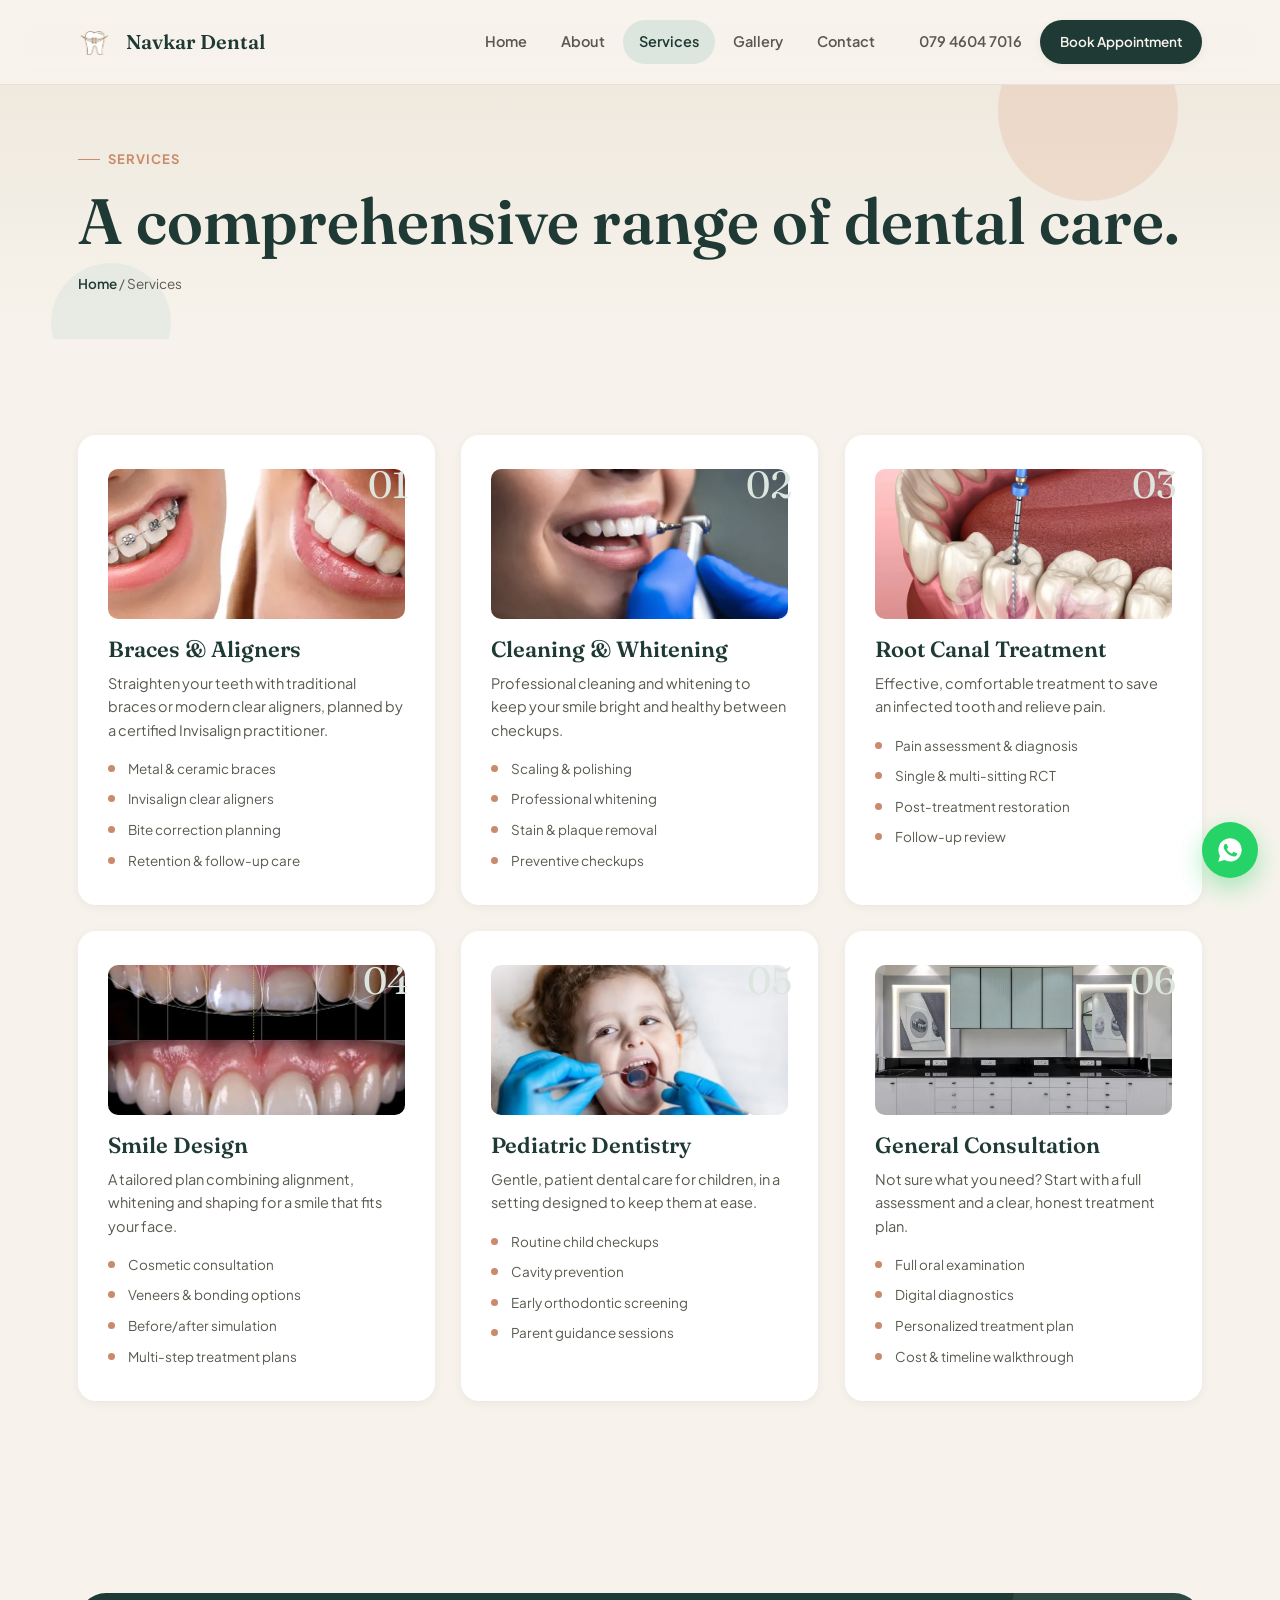
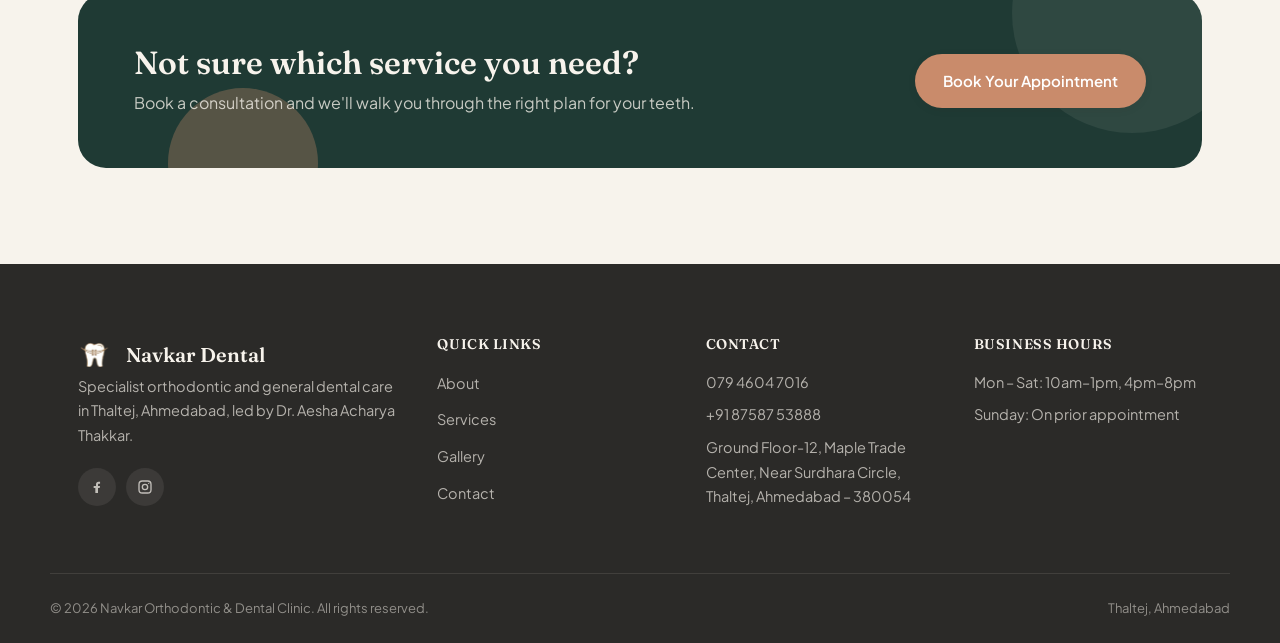
<file: services.html>
<!DOCTYPE html>
<html lang="en">
<head>
<meta charset="UTF-8">
<meta name="viewport" content="width=device-width, initial-scale=1.0">
<title>Services — Braces, Invisalign, Cleaning & Root Canal | Navkar Dental</title>
<meta name="description" content="Braces & Invisalign, teeth cleaning & whitening, root canal treatment, smile design, pediatric dentistry and general consultations at Navkar Orthodontic & Dental Clinic, Thaltej, Ahmedabad.">
<link rel="canonical" href="https://www.navkardental.com/services.html">

<meta property="og:type" content="website">
<meta property="og:site_name" content="Navkar Orthodontic & Dental Clinic">
<meta property="og:title" content="Services — Navkar Orthodontic & Dental Clinic">
<meta property="og:description" content="Braces & Invisalign, cleaning & whitening, root canal, smile design, pediatric dentistry and general consultations in Thaltej, Ahmedabad.">
<meta property="og:image" content="https://www.navkardental.com/img/og-image.jpg">
<meta property="og:url" content="https://www.navkardental.com/services.html">
<meta name="twitter:card" content="summary_large_image">
<meta name="twitter:title" content="Services — Navkar Orthodontic & Dental Clinic">
<meta name="twitter:image" content="https://www.navkardental.com/img/og-image.jpg">

<link rel="icon" href="/favicon.ico" sizes="any">
<link rel="icon" type="image/png" href="img/logo-mark-32.png" sizes="32x32">
<link rel="apple-touch-icon" href="img/logo-mark-180.png">
<link rel="manifest" href="site.webmanifest">
<meta name="theme-color" content="#1F3A34">

<link rel="preconnect" href="https://fonts.googleapis.com">
<link rel="preconnect" href="https://fonts.gstatic.com" crossorigin>
<link href="https://fonts.googleapis.com/css2?family=Fraunces:wght@500;600;700&family=Plus+Jakarta+Sans:wght@400;500;600;700&display=swap" rel="stylesheet">
<link rel="stylesheet" href="css/style.min.css?v=20261026b">

<script type="application/ld+json">
{
  "@context": "https://schema.org",
  "@type": "Dentist",
  "name": "Navkar Orthodontic & Dental Clinic",
  "url": "https://www.navkardental.com/services.html",
  "telephone": ["+91-79-4604-7016", "+91-87587-53888"],
  "address": {
    "@type": "PostalAddress",
    "streetAddress": "Ground Floor-12, Maple Trade Center, Near Surdhara Circle",
    "addressLocality": "Thaltej, Ahmedabad",
    "addressRegion": "Gujarat",
    "postalCode": "380054",
    "addressCountry": "IN"
  },
  "hasOfferCatalog": {
    "@type": "OfferCatalog",
    "name": "Dental & Orthodontic Services",
    "itemListElement": [
      { "@type": "Offer", "itemOffered": { "@type": "MedicalProcedure", "name": "Braces & Aligners" } },
      { "@type": "Offer", "itemOffered": { "@type": "MedicalProcedure", "name": "Cleaning & Whitening" } },
      { "@type": "Offer", "itemOffered": { "@type": "MedicalProcedure", "name": "Root Canal Treatment" } },
      { "@type": "Offer", "itemOffered": { "@type": "MedicalProcedure", "name": "Smile Design" } },
      { "@type": "Offer", "itemOffered": { "@type": "MedicalProcedure", "name": "Pediatric Dentistry" } },
      { "@type": "Offer", "itemOffered": { "@type": "MedicalProcedure", "name": "General Consultation" } }
    ]
  }
}
</script>
</head>
<body>
<a href="#main" class="skip-link">Skip to content</a>

<header class="site-header">
  <div class="wrap">
    <a href="index.html" class="brand"><span class="brand-mark"></span>Navkar Dental</a>
    <nav class="main-nav" id="primary-nav" aria-label="Primary">
      <ul>
        <li><a href="index.html">Home</a></li>
        <li><a href="about.html">About</a></li>
        <li><a href="services.html" class="active" aria-current="page">Services</a></li>
        <li><a href="gallery.html">Gallery</a></li>
        <li><a href="contact.html">Contact</a></li>
      </ul>
    </nav>
    <div class="header-cta">
      <span class="header-phone"><a href="tel:+917946047016">079 4604 7016</a></span>
      <a href="contact.html" class="btn btn-primary btn-sm">Book Appointment</a>
    </div>
    <button class="nav-toggle" aria-label="Toggle menu" aria-expanded="false" aria-controls="primary-nav"><span></span><span></span><span></span></button>
  </div>
  <div class="nav-backdrop"></div>
</header>

<main id="main">

<section class="page-hero">
  <div class="wrap">
    <span class="eyebrow">Services</span>
    <h1>A comprehensive range of dental care.</h1>
    <p class="breadcrumb"><a href="index.html">Home</a> / Services</p>
  </div>
</section>

<section class="reveal">
  <div class="wrap service-detail">

    <div class="service-detail-card tilt-card reveal-tilt">
      <span class="num">01</span>
      <div class="thumb"><picture><source srcset="img/service-braces-aligners.webp" type="image/webp"><img src="img/service-braces-aligners.jpg" alt="Traditional braces and clear aligner options" width="393" height="271" loading="lazy"></picture></div>
      <h3>Braces &amp; Aligners</h3>
      <p style="color:var(--charcoal-soft); font-size:14.5px; margin-top:10px;">Straighten your teeth with traditional braces or modern clear aligners, planned by a certified Invisalign practitioner.</p>
      <ul>
        <li>Metal &amp; ceramic braces</li>
        <li>Invisalign clear aligners</li>
        <li>Bite correction planning</li>
        <li>Retention &amp; follow-up care</li>
      </ul>
    </div>

    <div class="service-detail-card tilt-card reveal-tilt">
      <span class="num">02</span>
      <div class="thumb"><picture><source srcset="img/service-cleaning-whitening.webp" type="image/webp"><img src="img/service-cleaning-whitening.jpg" alt="Professional teeth cleaning" width="700" height="467" loading="lazy"></picture></div>
      <h3>Cleaning &amp; Whitening</h3>
      <p style="color:var(--charcoal-soft); font-size:14.5px; margin-top:10px;">Professional cleaning and whitening to keep your smile bright and healthy between checkups.</p>
      <ul>
        <li>Scaling &amp; polishing</li>
        <li>Professional whitening</li>
        <li>Stain &amp; plaque removal</li>
        <li>Preventive checkups</li>
      </ul>
    </div>

    <div class="service-detail-card tilt-card reveal-tilt">
      <span class="num">03</span>
      <div class="thumb"><picture><source srcset="img/service-root-canal.webp" type="image/webp"><img src="img/service-root-canal.jpg" alt="Root canal treatment procedure" width="700" height="467" loading="lazy"></picture></div>
      <h3>Root Canal Treatment</h3>
      <p style="color:var(--charcoal-soft); font-size:14.5px; margin-top:10px;">Effective, comfortable treatment to save an infected tooth and relieve pain.</p>
      <ul>
        <li>Pain assessment &amp; diagnosis</li>
        <li>Single &amp; multi-sitting RCT</li>
        <li>Post-treatment restoration</li>
        <li>Follow-up review</li>
      </ul>
    </div>

    <div class="service-detail-card tilt-card reveal-tilt">
      <span class="num">04</span>
      <div class="thumb"><picture><source srcset="img/service-smile-design.webp" type="image/webp"><img src="img/service-smile-design.jpg" alt="Smile design consultation" width="602" height="415" loading="lazy"></picture></div>
      <h3>Smile Design</h3>
      <p style="color:var(--charcoal-soft); font-size:14.5px; margin-top:10px;">A tailored plan combining alignment, whitening and shaping for a smile that fits your face.</p>
      <ul>
        <li>Cosmetic consultation</li>
        <li>Veneers &amp; bonding options</li>
        <li>Before/after simulation</li>
        <li>Multi-step treatment plans</li>
      </ul>
    </div>

    <div class="service-detail-card tilt-card reveal-tilt">
      <span class="num">05</span>
      <div class="thumb"><picture><source srcset="img/service-pediatric-dentistry.webp" type="image/webp"><img src="img/service-pediatric-dentistry.jpg" alt="Gentle pediatric dental checkup" width="600" height="400" loading="lazy"></picture></div>
      <h3>Pediatric Dentistry</h3>
      <p style="color:var(--charcoal-soft); font-size:14.5px; margin-top:10px;">Gentle, patient dental care for children, in a setting designed to keep them at ease.</p>
      <ul>
        <li>Routine child checkups</li>
        <li>Cavity prevention</li>
        <li>Early orthodontic screening</li>
        <li>Parent guidance sessions</li>
      </ul>
    </div>

    <div class="service-detail-card tilt-card reveal-tilt">
      <span class="num">06</span>
      <div class="thumb"><picture><source srcset="img/clinic-operatory-2.webp" type="image/webp"><img src="img/clinic-operatory-2.jpg" alt="Consultation room at Navkar Dental Clinic" width="1000" height="667" loading="lazy"></picture></div>
      <h3>General Consultation</h3>
      <p style="color:var(--charcoal-soft); font-size:14.5px; margin-top:10px;">Not sure what you need? Start with a full assessment and a clear, honest treatment plan.</p>
      <ul>
        <li>Full oral examination</li>
        <li>Digital diagnostics</li>
        <li>Personalized treatment plan</li>
        <li>Cost &amp; timeline walkthrough</li>
      </ul>
    </div>

  </div>
</section>

<section class="reveal">
  <div class="wrap">
    <div class="cta-band">
      <div>
        <h2>Not sure which service you need?</h2>
        <p>Book a consultation and we'll walk you through the right plan for your teeth.</p>
      </div>
      <a href="contact.html" class="btn btn-light">Book Your Appointment</a>
    </div>
  </div>
</section>

</main>

<footer>
  <div class="wrap footer-grid">
    <div>
      <a href="index.html" class="brand"><span class="brand-mark"></span>Navkar Dental</a>
      <p>Specialist orthodontic and general dental care in Thaltej, Ahmedabad, led by Dr. Aesha Acharya Thakkar.</p>
      <div class="footer-social">
        <a href="https://www.facebook.com/people/Navkar-dental-Clinic/100086938672000/" aria-label="Facebook" target="_blank" rel="noopener"><svg viewBox="0 0 24 24" fill="currentColor" aria-hidden="true"><path d="M13.5 21v-7.5H16l.5-3h-3V8.6c0-.87.3-1.6 1.6-1.6h1.5V4.3c-.3-.04-1.2-.12-2.3-.12-2.3 0-3.8 1.4-3.8 3.9v2.4H7v3h2.5V21h4z"/></svg></a>
        <a href="https://www.instagram.com/navkar_orthodontics/" aria-label="Instagram" target="_blank" rel="noopener"><svg viewBox="0 0 24 24" fill="none" stroke="currentColor" stroke-width="2" aria-hidden="true"><rect x="3" y="3" width="18" height="18" rx="5"/><circle cx="12" cy="12" r="4"/><circle cx="17.5" cy="6.5" r="1" fill="currentColor" stroke="none"/></svg></a>
      </div>
    </div>
    <div>
      <h4>Quick Links</h4>
      <ul>
        <li><a href="about.html">About</a></li>
        <li><a href="services.html">Services</a></li>
        <li><a href="gallery.html">Gallery</a></li>
        <li><a href="contact.html">Contact</a></li>
      </ul>
    </div>
    <div>
      <h4>Contact</h4>
      <p><a href="tel:+917946047016">079 4604 7016</a></p>
      <p><a href="tel:+918758753888">+91 87587 53888</a></p>
      <p><a href="https://maps.google.com/?q=Maple+Trade+Center,+Near+Surdhara+Circle,+Thaltej,+Ahmedabad+380054" target="_blank" rel="noopener">Ground Floor-12, Maple Trade Center, Near Surdhara Circle, Thaltej, Ahmedabad – 380054</a></p>
    </div>
    <div>
      <h4>Business Hours</h4>
      <p>Mon – Sat: 10am–1pm, 4pm–8pm</p>
      <p>Sunday: On prior appointment</p>
    </div>
  </div>
  <div class="wrap footer-bottom">
    <span>© 2026 Navkar Orthodontic & Dental Clinic. All rights reserved.</span>
    <span>Thaltej, Ahmedabad</span>
  </div>
</footer>

<a class="whatsapp-fab" href="https://wa.me/918758753888?text=Hi%2C%20I%27d%20like%20to%20book%20an%20appointment" target="_blank" rel="noopener" aria-label="Chat with us on WhatsApp">
  <svg viewBox="0 0 24 24" fill="currentColor" aria-hidden="true"><path d="M12.04 2c-5.5 0-9.96 4.46-9.96 9.96 0 1.76.46 3.48 1.34 5L2 22l5.2-1.36a9.94 9.94 0 0 0 4.84 1.24h.01c5.5 0 9.96-4.46 9.96-9.96S17.54 2 12.04 2zm5.83 14.24c-.24.68-1.4 1.32-1.93 1.36-.5.05-1 .25-3.4-.83-2.86-1.28-4.62-4.24-4.76-4.44-.14-.2-1.13-1.5-1.13-2.86 0-1.36.7-2.02.96-2.3.24-.26.53-.32.7-.32h.5c.16 0 .38-.03.58.44.24.57.8 1.98.87 2.12.07.14.12.3.02.5-.1.2-.15.32-.3.5-.15.18-.3.4-.44.53-.14.14-.3.3-.13.58.17.28.75 1.24 1.62 2 1.12.99 2.06 1.3 2.34 1.45.28.14.44.12.6-.07.17-.2.7-.82.9-1.1.2-.28.4-.23.66-.14.28.1 1.76.83 2.06.98.3.15.5.22.57.35.08.13.08.75-.16 1.43z"/></svg>
</a>

<script src="js/script.min.js?v=20261026b"></script>
</body>
</html>
</file>
<file: css/style.min.css>
:root{--ivory:#F7F3EC;--ivory-soft:#EFE9DE;--charcoal:#2B2A28;--charcoal-soft:#5B584F;--sage:#6B8F82;--sage-light:#DCE6DF;--teal:#1F3A34;--teal-light:#2C4E46;--clay:#C98B6B;--clay-light:#E7C4AE;--white:#FFFFFF;--font-display:'Fraunces',Georgia,serif;--font-body:'Plus Jakarta Sans',-apple-system,BlinkMacSystemFont,'Segoe UI',sans-serif;--radius-sm:10px;--radius-md:18px;--radius-lg:28px;--shadow-sm:0 2px 10px rgba(43,42,40,.06);--shadow-md:0 12px 32px rgba(31,58,52,.12);--shadow-lg:0 24px 64px rgba(31,58,52,.18);--ease:cubic-bezier(.22,1,.36,1);--wrap:1180px}*,*::before,*::after{box-sizing:border-box}html{scroll-behavior:smooth;overflow-x:hidden}@media (prefers-reduced-motion:reduce){html{scroll-behavior:auto}}body{margin:0;background:var(--ivory);color:var(--charcoal);font-family:var(--font-body);font-size:16px;line-height:1.6;-webkit-font-smoothing:antialiased;overflow-x:hidden}img{max-width:100%;display:block}a{color:inherit;text-decoration:none}ul{list-style:none;margin:0;padding:0}button{font-family:inherit;cursor:pointer;background:none;border:none;color:inherit}input,select,textarea{font-family:inherit;font-size:15px;color:var(--charcoal)}h1,h2,h3,h4{font-family:var(--font-display);font-weight:600;line-height:1.15;margin:0;color:var(--teal)}h1{font-size:clamp(36px,5.4vw,64px)}h2{font-size:clamp(28px,3.6vw,42px)}h3{font-size:22px}p{margin:0}.wrap{max-width:var(--wrap);margin:0 auto;padding:0 28px}.skip-link{position:absolute;left:-9999px;top:0;background:var(--teal);color:var(--ivory);padding:12px 20px;border-radius:0 0 10px 0;z-index:1000;font-weight:600}.skip-link:focus{left:0}a:focus-visible,button:focus-visible,input:focus-visible,select:focus-visible,textarea:focus-visible,[tabindex]:focus-visible{outline:2.5px solid var(--clay);outline-offset:3px;border-radius:4px}.btn{display:inline-flex;align-items:center;justify-content:center;gap:8px;padding:15px 28px;border-radius:100px;font-weight:600;font-size:15px;transition:transform .35s var(--ease),box-shadow .35s var(--ease),background .25s var(--ease),color .25s var(--ease);white-space:nowrap}.btn-primary{background:var(--teal);color:var(--ivory);box-shadow:var(--shadow-sm)}.btn-primary:hover{transform:translateY(-2px);box-shadow:var(--shadow-md);background:var(--teal-light)}.btn-light{background:var(--clay);color:var(--white);box-shadow:var(--shadow-sm)}.btn-light:hover{transform:translateY(-2px);box-shadow:var(--shadow-md)}.btn-outline{background:transparent;color:var(--teal);border:1.5px solid var(--teal)}.btn-outline:hover{background:var(--teal);color:var(--ivory)}.btn-sm{padding:11px 20px;font-size:13.5px}@media (prefers-reduced-motion:reduce){.btn{transition:none}.btn:hover{transform:none}}.site-header{position:sticky;top:0;z-index:500;background:rgba(247,243,236,.88);backdrop-filter:blur(14px);-webkit-backdrop-filter:blur(14px);border-bottom:1px solid rgba(43,42,40,.08)}.site-header .wrap{display:flex;align-items:center;gap:28px;min-height:84px}.brand{display:flex;align-items:center;gap:10px;font-family:var(--font-display);font-weight:600;font-size:20px;color:var(--teal);margin-right:auto}.brand-mark{width:38px;height:38px;flex:0 0 auto;background-image:url('../img/logo-mark.webp');background-size:contain;background-repeat:no-repeat;background-position:center}.main-nav ul{display:flex;gap:2px}.main-nav a{display:block;padding:10px 16px;border-radius:100px;font-weight:600;font-size:14.5px;color:var(--charcoal-soft);transition:background .25s var(--ease),color .25s var(--ease)}.main-nav a:hover,.main-nav a.active{background:var(--sage-light);color:var(--teal)}.header-cta{display:flex;align-items:center;gap:18px}.header-phone{font-weight:600;font-size:14.5px;color:var(--charcoal-soft)}.header-phone a{color:inherit}.nav-toggle{display:none;flex-direction:column;justify-content:center;gap:5px;width:44px;height:44px;border-radius:10px;flex:0 0 auto}.nav-toggle span{width:22px;height:2px;background:var(--teal);border-radius:2px;transition:transform .3s var(--ease),opacity .3s var(--ease);margin:0 auto}.nav-toggle[aria-expanded="true"] span:nth-child(1){transform:translateY(7px) rotate(45deg)}.nav-toggle[aria-expanded="true"] span:nth-child(2){opacity:0}.nav-toggle[aria-expanded="true"] span:nth-child(3){transform:translateY(-7px) rotate(-45deg)}@media (max-width:920px){.main-nav{position:fixed;inset:0 0 0 auto;width:min(320px,86vw);height:100vh;background:var(--ivory);box-shadow:var(--shadow-lg);padding:110px 32px 32px;transform:translateX(100%);transition:transform .4s var(--ease);z-index:400}.main-nav.open{transform:translateX(0)}.main-nav ul{flex-direction:column;gap:4px}.main-nav a{padding:14px 18px;font-size:16px}.header-phone{display:none}.nav-toggle{display:flex}.nav-backdrop{position:fixed;inset:0;background:rgba(31,58,52,.35);z-index:390;opacity:0;pointer-events:none;transition:opacity .35s var(--ease)}.nav-backdrop.open{opacity:1;pointer-events:auto}}@media (prefers-reduced-motion:reduce){.main-nav,.nav-backdrop,.nav-toggle span{transition:none}}.hero{position:relative;overflow:hidden;padding:24px 0;background:var(--ivory)}@media (min-width:1041px){.hero{min-height:calc(100vh - 84px);display:flex;align-items:center}}.hero-bg{position:absolute;inset:0;z-index:0}.hero-bg picture,.hero-bg img{width:100%;height:100%;object-fit:cover;object-position:center 30%;display:block;filter:blur(3px);transform:scale(1.04)}.hero-bg::after{content:'';position:absolute;inset:0;background:linear-gradient(100deg,var(--ivory) 0%,var(--ivory) 45%,rgba(247,243,236,.7) 100%)}.hero .wrap{position:relative;z-index:1;display:grid;grid-template-columns:1.08fr 1fr;grid-template-areas:"lead visual" "body visual";column-gap:56px;row-gap:0;align-items:center;perspective:1400px}.hero-copy-lead{grid-area:lead}.hero-copy-body{grid-area:body}.hero-scene{grid-area:visual}.hero-copy .eyebrow + h1{margin-top:10px}.hero-copy h1{font-size:clamp(32px,3.4vw,48px)}.hero-copy p{margin-top:12px;font-size:18px;color:var(--charcoal-soft);max-width:46ch}.hero-actions{display:flex;gap:16px;margin-top:18px;flex-wrap:wrap}.hero-stats{display:flex;gap:34px;margin-top:18px;flex-wrap:wrap}.hero-stats div strong{display:block;font-family:var(--font-display);font-size:30px;color:var(--teal)}.hero-stats div span{font-size:13.5px;color:var(--charcoal-soft)}.eyebrow{display:inline-flex;align-items:center;gap:8px;font-size:13px;font-weight:700;letter-spacing:.08em;text-transform:uppercase;color:var(--clay)}.eyebrow::before{content:'';width:22px;height:1.5px;background:var(--clay)}.hero-scene{position:relative;display:flex;align-items:center;justify-content:center;padding:36px 40px 68px;transform-style:preserve-3d;will-change:transform;transition:transform .2s var(--ease)}.hero-orb{position:relative;width:clamp(380px,26vw,440px);height:clamp(380px,26vw,440px);transform-style:preserve-3d}.hero-glow{position:absolute;inset:-9%;border-radius:50%;background:radial-gradient(circle,rgba(220,230,223,.6),rgba(220,230,223,0) 72%);filter:blur(20px);transform:translateZ(-40px)}.hero-ring{position:absolute;inset:-6%;border-radius:50%;border:1.5px solid var(--clay-light);transform:translateZ(-15px)}.hero-sphere{position:absolute;inset:0;border-radius:50%;background:radial-gradient(circle at 32% 28%,var(--white) 0%,var(--sage-light) 58%,#CFE0D7 100%);box-shadow:var(--shadow-lg);display:flex;align-items:center;justify-content:center;overflow:hidden}.hero-sphere::before{content:'';position:absolute;top:9%;left:13%;width:42%;height:34%;border-radius:50%;background:radial-gradient(circle,rgba(255,255,255,.7),rgba(255,255,255,0) 72%);pointer-events:none}.hero-tooth-shadow{position:absolute;left:50%;bottom:20%;width:48%;height:10%;transform:translateX(-50%);background:radial-gradient(ellipse at center,rgba(31,58,52,.3),rgba(31,58,52,0) 72%);filter:blur(5px)}.hero-tooth-float{position:relative;z-index:1;margin-top:-6%;animation:hero-tooth-bob 5.5s ease-in-out infinite}.hero-tooth-img{display:block;width:clamp(240px,19vw,285px);height:auto;filter:drop-shadow(0 18px 26px rgba(41,64,58,.28));animation:hero-tooth-spin 10s linear infinite}@keyframes hero-tooth-bob{0%,100%{transform:translateY(-8px)}50%{transform:translateY(8px)}}@keyframes hero-tooth-spin{from{transform:rotateY(0deg)}to{transform:rotateY(360deg)}}.hero-chip{position:absolute;background:var(--white);border-radius:16px;box-shadow:var(--shadow-md);display:flex;align-items:center;gap:12px;padding:14px 18px}.hero-chip-doctor{left:-8%;bottom:-10%;min-width:216px;transform:translateZ(70px)}.hero-chip-doctor .dot{width:40px;height:40px;border-radius:50%;flex:0 0 auto;background:var(--sage-light);display:flex;align-items:center;justify-content:center;color:var(--teal);font-weight:700;font-family:var(--font-display);font-size:15px}.hero-chip-doctor strong{display:block;font-size:14px;color:var(--teal)}.hero-chip-doctor span{font-size:12.5px;color:var(--charcoal-soft)}.hero-chip-stat{right:-6%;top:-6%;padding:10px 16px;transform:translateZ(55px)}.hero-chip-stat span{font-size:13px;font-weight:700;color:var(--teal);letter-spacing:.02em}@media (pointer:fine){.hero-scene{transition:transform .1s linear}}@media (max-width:1040px){.hero .wrap{grid-template-columns:1fr;grid-template-areas:none}.hero-copy-lead,.hero-copy-body,.hero-scene{grid-area:auto}.hero-copy-body{order:1}.hero-scene{order:2}.hero-scene{padding:60px 24px 118px}.hero-orb{width:360px;height:360px}.hero-tooth-img{width:220px}.hero-bg::after{background:linear-gradient(180deg,var(--ivory) 0%,var(--ivory) 45%,rgba(247,243,236,.7) 100%)}}@media (max-width:640px){.hero{padding:20px 0 32px}.hero-copy-body{order:0;margin-top:20px}.hero-copy .eyebrow + h1{margin-top:8px}.hero-copy p{margin-top:10px;font-size:16px}.hero-actions{margin-top:16px;flex-direction:row;flex-wrap:wrap;align-items:stretch}.hero-actions .btn{padding:12px 20px;font-size:14px;flex:1 1 auto}.hero-stats{display:grid;grid-template-columns:1fr 1fr;gap:14px 12px;margin-top:16px}.hero-stats div strong{font-size:20px}.hero-scene{order:0;padding:20px 0 110px;margin-top:12px}.hero-orb{width:200px;height:200px;margin:0 auto}.hero-tooth-img{width:122px}.hero-ring,.hero-chip-stat{display:none}.hero-chip-doctor{left:50%;right:auto;bottom:auto;top:100%;transform:translate(-50%,16px);width:min(92%,300px);padding:12px 14px}}@media (prefers-reduced-motion:reduce){.hero-scene{transform:none !important;transition:none}.hero-tooth-float,.hero-tooth-img{animation:none}}section{padding:96px 0}.section-alt{background:var(--teal);color:var(--ivory)}.section-alt h2,.section-alt h3{color:var(--ivory)}.section-alt p{color:rgba(247,243,236,.78)}.section-head{max-width:640px;margin:0 auto 56px;text-align:center}.section-head p{margin-top:16px;font-size:17px;color:var(--charcoal-soft)}.section-alt .section-head p{color:rgba(247,243,236,.78)}.section-head.left{margin:0 0 48px;text-align:left}@media (max-width:640px){section{padding:64px 0}}.reveal{opacity:0;transform:translateY(28px);transition:opacity .7s var(--ease),transform .7s var(--ease)}.reveal.in-view{opacity:1;transform:none}@media (prefers-reduced-motion:reduce){.reveal{opacity:1;transform:none;transition:none}}.reveal-tilt{opacity:0;transform-origin:center bottom;transform:perspective(1000px) translateY(38px) rotateX(-12deg);transition:opacity .7s var(--ease),transform .7s var(--ease)}.reveal-tilt.in-view{opacity:1;transform:none}@media (prefers-reduced-motion:reduce){.reveal-tilt{opacity:1;transform:none;transition:none}}.trust-strip{padding:36px 0;border-bottom:1px solid rgba(43,42,40,.08)}.trust-strip .wrap{display:flex;justify-content:space-between;align-items:center;flex-wrap:wrap;gap:20px}.trust-item{display:flex;align-items:center;gap:10px;font-size:14px;font-weight:600;color:var(--charcoal-soft)}.trust-item .ic{width:20px;height:20px;flex:0 0 auto;border-radius:50%;background:var(--sage)}.about-split{display:grid;grid-template-columns:.9fr 1.1fr;gap:64px;align-items:center;perspective:1200px}.about-media{position:relative}.about-media::before,.about-media::after{content:'';position:absolute;inset:0;border-radius:var(--radius-lg);z-index:-1}.about-media::before{background:var(--sage-light);transform:rotate(4deg) translate(14px,14px)}.about-media::after{background:var(--clay-light);transform:rotate(-5deg) translate(-16px,10px)}.about-media .frame{border-radius:var(--radius-lg);overflow:hidden;box-shadow:var(--shadow-md);transform:rotate(-1.5deg)}.about-media .frame img{width:100%;height:420px;object-fit:cover}.about-media .badge{position:absolute;bottom:-24px;right:-20px;background:var(--clay);color:var(--white);padding:18px 22px;border-radius:var(--radius-md);box-shadow:var(--shadow-md);text-align:center}.about-media .badge strong{display:block;font-family:var(--font-display);font-size:26px}.about-media .badge span{font-size:11.5px;letter-spacing:.04em;text-transform:uppercase}.about-list{margin-top:26px;display:grid;gap:14px}.about-list li{display:flex;gap:12px;font-size:15px;color:var(--charcoal-soft);align-items:flex-start}.about-list .tick{width:22px;height:22px;border-radius:50%;background:var(--sage-light);color:var(--teal);display:flex;align-items:center;justify-content:center;flex:0 0 auto;font-size:12px;font-weight:700;margin-top:1px}.about-copy p{margin-top:18px;font-size:16.5px;color:var(--charcoal-soft)}.about-copy .btn{margin-top:30px}@media (max-width:900px){.about-split{grid-template-columns:1fr;gap:40px}.about-media .frame{transform:none}.about-media .badge{right:12px}}.tilt-card{position:relative;overflow:hidden;transform-style:preserve-3d;transition:transform .45s var(--ease),box-shadow .45s var(--ease);will-change:transform}.tilt-card::after{content:'';position:absolute;inset:0;border-radius:inherit;z-index:2;background:radial-gradient(circle at var(--gx,50%) var(--gy,50%),rgba(255,255,255,.45),transparent 55%);opacity:0;transition:opacity .35s var(--ease);pointer-events:none}@media (pointer:fine){.tilt-card:hover{box-shadow:var(--shadow-md)}.tilt-card:hover::after{opacity:1}}@media (prefers-reduced-motion:reduce){.tilt-card{transform:none !important;transition:none}.tilt-card::after{display:none}}.services-grid{display:grid;grid-template-columns:repeat(3,1fr);gap:26px}.service-card{background:var(--white);border-radius:var(--radius-md);padding:34px 30px;box-shadow:var(--shadow-sm)}.service-card .icon{width:52px;height:52px;border-radius:16px;background:var(--sage-light);margin-bottom:20px;position:relative}.service-card .icon::after{content:'';position:absolute;inset:14px;border-radius:6px;background:var(--teal);opacity:.85}.service-card h3{margin-bottom:10px}.service-card p{color:var(--charcoal-soft);font-size:14.5px;margin-bottom:18px}.service-card a{font-weight:700;font-size:13.5px;color:var(--clay);display:inline-flex;align-items:center;gap:6px}.service-card .thumb{height:150px;border-radius:var(--radius-sm);overflow:hidden;margin-bottom:20px}.service-card .thumb img{width:100%;height:100%;object-fit:cover}@media (max-width:900px){.services-grid{grid-template-columns:1fr 1fr}}@media (max-width:560px){.services-grid{grid-template-columns:1fr}}.doctor-spotlight{display:grid;grid-template-columns:.8fr 1.2fr;gap:60px;align-items:center}.doctor-photo{border-radius:var(--radius-lg);overflow:hidden;box-shadow:var(--shadow-md)}.doctor-photo img{width:100%;height:520px;object-fit:cover;object-position:top}.doctor-credentials{margin-top:22px;display:grid;gap:12px}.doctor-credentials li{font-size:14.5px;color:rgba(247,243,236,.85);display:flex;gap:10px;align-items:flex-start}.doctor-credentials .tick{width:20px;height:20px;border-radius:50%;background:var(--clay);color:var(--white);display:flex;align-items:center;justify-content:center;flex:0 0 auto;font-size:11px;font-weight:700}.doctor-info h2{margin-bottom:6px}.doctor-info .role{color:var(--clay);font-weight:600;font-size:15px;margin-bottom:18px;display:block}.doctor-info p.bio{font-size:16px;color:rgba(247,243,236,.82);margin-bottom:6px}@media (max-width:900px){.doctor-spotlight{grid-template-columns:1fr}.doctor-photo img{height:380px}}.results-grid{display:grid;grid-template-columns:repeat(3,1fr);gap:26px}.result-card{background:var(--white);border-radius:var(--radius-md);overflow:hidden;box-shadow:var(--shadow-sm)}.result-compare{display:grid;grid-template-columns:1fr 1fr}.result-compare figure{position:relative;margin:0;aspect-ratio:1/1;overflow:hidden}.result-compare img{width:100%;height:100%;object-fit:cover}.result-compare figcaption{position:absolute;left:8px;bottom:8px;background:rgba(31,58,52,.82);color:var(--ivory);font-size:10.5px;font-weight:700;letter-spacing:.06em;text-transform:uppercase;padding:4px 10px;border-radius:100px}.result-card .cap{padding:18px 20px}.result-card .cap strong{display:block;font-size:15px;color:var(--teal);margin-bottom:3px}.result-card .cap span{font-size:13px;color:var(--charcoal-soft)}@media (max-width:900px){.results-grid{grid-template-columns:1fr;max-width:420px;margin:0 auto}}.testimonial-grid{display:grid;grid-template-columns:repeat(3,1fr);gap:26px}.testimonial-card{background:var(--white);border-radius:var(--radius-md);padding:32px;box-shadow:var(--shadow-sm)}.testimonial-card .stars{color:var(--clay);font-size:15px;letter-spacing:2px;margin-bottom:16px}.testimonial-card p{font-size:15px;color:var(--charcoal-soft);font-style:italic}.testimonial-card .who{display:flex;align-items:center;gap:12px;margin-top:22px}.testimonial-card .avatar{width:42px;height:42px;border-radius:50%;background:var(--sage-light);color:var(--teal);display:flex;align-items:center;justify-content:center;font-weight:700;font-family:var(--font-display)}.testimonial-card .who strong{display:block;font-size:14px;color:var(--teal)}.testimonial-card .who span{font-size:12.5px;color:var(--charcoal-soft)}@media (max-width:900px){.testimonial-grid{grid-template-columns:1fr}}.cta-band{position:relative;overflow:hidden;background:var(--teal);color:var(--ivory);border-radius:var(--radius-lg);padding:52px 56px;display:flex;justify-content:space-between;align-items:center;gap:30px;flex-wrap:wrap}.cta-band::before,.cta-band::after{content:'';position:absolute;border-radius:50%;pointer-events:none}.cta-band::before{width:240px;height:240px;top:-100px;right:-50px;background:rgba(247,243,236,.07)}.cta-band::after{width:150px;height:150px;bottom:-70px;left:8%;background:var(--clay);opacity:.32}.cta-band>*{position:relative;z-index:1}.cta-band h2{color:var(--ivory);font-size:clamp(24px,3vw,32px)}.cta-band p{color:rgba(247,243,236,.78);margin-top:8px}@media (max-width:640px){.cta-band{padding:36px 28px;flex-direction:column;text-align:center}}.page-hero{position:relative;overflow:hidden;padding:56px 0 44px;background:linear-gradient(180deg,var(--ivory-soft) 0%,var(--ivory) 100%)}.page-hero::before,.page-hero::after{content:'';position:absolute;border-radius:50%;pointer-events:none;z-index:0}.page-hero::before{width:180px;height:180px;top:-64px;right:8%;background:var(--clay-light);opacity:.45;animation:pageHeroFloat 7s ease-in-out infinite}.page-hero::after{width:120px;height:120px;bottom:-44px;left:4%;background:var(--sage-light);opacity:.55;animation:pageHeroFloat 9s ease-in-out infinite reverse}.page-hero .wrap{position:relative;z-index:1}.page-hero h1{margin-top:14px}.breadcrumb{margin-top:16px;font-size:13.5px;color:var(--charcoal-soft)}.breadcrumb a{color:var(--teal);font-weight:600}@keyframes pageHeroFloat{0%,100%{transform:translateY(0)}50%{transform:translateY(-18px)}}@media (max-width:640px){.page-hero::before,.page-hero::after{display:none}}@media (prefers-reduced-motion:reduce){.page-hero::before,.page-hero::after{animation:none}}.values-grid{display:grid;grid-template-columns:repeat(4,1fr);gap:22px}.value-card{background:var(--white);border-radius:var(--radius-md);padding:28px 24px;box-shadow:var(--shadow-sm)}.value-card .icon{width:44px;height:44px;border-radius:12px;background:var(--sage-light);margin-bottom:16px;display:flex;align-items:center;justify-content:center;color:var(--teal)}.value-card .icon svg{width:22px;height:22px}.value-card h3{font-size:17px;margin-bottom:8px}.value-card p{font-size:13.5px;color:var(--charcoal-soft)}@media (max-width:900px){.values-grid{grid-template-columns:1fr 1fr}}@media (max-width:560px){.values-grid{grid-template-columns:1fr}}.timeline{display:grid;gap:0;border-left:2px solid var(--sage-light);padding-left:32px;margin-left:8px}.timeline li{position:relative;padding-bottom:38px}.timeline li::before{content:'';position:absolute;left:-38.5px;top:2px;width:13px;height:13px;border-radius:50%;background:var(--clay);border:3px solid var(--ivory)}.timeline li:last-child{padding-bottom:0}.timeline strong{display:block;color:var(--teal);font-size:16px;margin-bottom:4px}.timeline span{font-size:14px;color:var(--charcoal-soft)}.service-detail{display:grid;grid-template-columns:repeat(3,1fr);gap:26px}.service-detail-card{background:var(--white);border-radius:var(--radius-md);padding:34px 30px;box-shadow:var(--shadow-sm);position:relative;overflow:hidden}.service-detail-card .num{position:absolute;top:20px;right:26px;font-family:var(--font-display);font-size:38px;color:var(--sage-light)}.service-detail-card .thumb{height:150px;border-radius:var(--radius-sm);overflow:hidden;margin-bottom:18px}.service-detail-card .thumb img{width:100%;height:100%;object-fit:cover}.service-detail-card .icon{width:48px;height:48px;border-radius:14px;background:var(--sage-light);margin-bottom:16px;position:relative}.service-detail-card .icon::after{content:'';position:absolute;inset:13px;border-radius:6px;background:var(--teal)}.service-detail-card ul{margin-top:16px;display:grid;gap:9px}.service-detail-card ul li{font-size:13.5px;color:var(--charcoal-soft);padding-left:20px;position:relative}.service-detail-card ul li::before{content:'';position:absolute;left:0;top:7px;width:7px;height:7px;border-radius:50%;background:var(--clay)}@media (max-width:900px){.service-detail{grid-template-columns:1fr 1fr}}@media (max-width:560px){.service-detail{grid-template-columns:1fr}}.gallery-filters{display:flex;gap:10px;flex-wrap:wrap;margin-bottom:36px}.gallery-filters button{padding:10px 20px;border-radius:100px;font-size:13.5px;font-weight:600;background:var(--white);color:var(--charcoal-soft);box-shadow:var(--shadow-sm);transition:background .25s var(--ease),color .25s var(--ease)}.gallery-filters button.active,.gallery-filters button:hover{background:var(--teal);color:var(--ivory)}.masonry{columns:3 260px;column-gap:22px}.masonry figure{break-inside:avoid;margin:0 0 22px;border-radius:var(--radius-md);overflow:hidden;box-shadow:var(--shadow-sm);position:relative;background:var(--white);opacity:1;transform:none;transition:opacity .4s var(--ease),transform .4s var(--ease)}.masonry figure.hidden{display:none}.masonry img{width:100%;display:block}.masonry figcaption{padding:14px 16px;font-size:13px;color:var(--charcoal-soft);font-weight:600}@media (max-width:640px){.masonry{columns:1}}.contact-grid{display:grid;grid-template-columns:.85fr 1.15fr;gap:44px;align-items:start}.contact-info-card{background:var(--white);border-radius:var(--radius-md);padding:34px;box-shadow:var(--shadow-sm)}.contact-info-card ul{display:grid;gap:24px}.contact-info-card li{display:flex;gap:16px;align-items:flex-start}.contact-info-card .ic{width:42px;height:42px;border-radius:12px;background:var(--sage-light);flex:0 0 auto;display:flex;align-items:center;justify-content:center;color:var(--teal)}.contact-info-card .ic svg{width:20px;height:20px}.contact-info-card strong{display:block;color:var(--teal);font-size:15px;margin-bottom:4px}.contact-info-card span{font-size:14px;color:var(--charcoal-soft);line-height:1.5}.contact-info-card a{color:inherit}.contact-info-card a:hover{color:var(--teal)}.map-embed{border-radius:var(--radius-md);overflow:hidden;box-shadow:var(--shadow-sm)}.map-embed iframe{width:100%;height:280px;border:0;display:block}.form-card{background:var(--white);border-radius:var(--radius-lg);padding:40px;box-shadow:var(--shadow-md)}.field-row{display:grid;grid-template-columns:1fr 1fr;gap:18px}.field{margin-bottom:18px}.field label{display:block;font-size:13px;font-weight:700;color:var(--teal);margin-bottom:7px}.field input,.field select,.field textarea{width:100%;padding:13px 16px;border-radius:12px;border:1.5px solid rgba(43,42,40,.14);background:var(--ivory);transition:border-color .25s var(--ease)}.field input:focus,.field select:focus,.field textarea:focus{outline:none;border-color:var(--sage)}.field textarea{resize:vertical;min-height:90px}.field-error{display:none;color:#B3452F;font-size:12.5px;margin-top:6px;font-weight:600}.field.invalid input,.field.invalid select,.field.invalid textarea{border-color:#B3452F}.field.invalid .field-error{display:block}.hp-field{position:absolute !important;width:1px;height:1px;overflow:hidden;clip:rect(0 0 0 0);clip-path:inset(50%);white-space:nowrap}.form-status{margin-top:18px;padding:14px 18px;border-radius:12px;font-size:14px;font-weight:600;display:none}.form-status.success{display:block;background:var(--sage-light);color:var(--teal)}.form-status.error{display:block;background:#F3DCD5;color:#8A3B26}.form-status.sending{display:block;background:var(--ivory-soft);color:var(--charcoal-soft)}@media (max-width:900px){.contact-grid{grid-template-columns:1fr}}@media (max-width:560px){.field-row{grid-template-columns:1fr}.form-card{padding:26px}}.whatsapp-fab{position:fixed;right:22px;bottom:22px;z-index:600;width:56px;height:56px;border-radius:50%;background:#25D366;color:#fff;display:flex;align-items:center;justify-content:center;box-shadow:0 10px 26px rgba(37,211,102,.4);transition:transform .3s var(--ease)}.whatsapp-fab:hover{transform:scale(1.08)}.whatsapp-fab svg{width:28px;height:28px}@media (prefers-reduced-motion:reduce){.whatsapp-fab{transition:none}.whatsapp-fab:hover{transform:none}}footer{background:var(--charcoal);color:rgba(247,243,236,.72);padding:72px 0 0}.footer-grid{display:grid;grid-template-columns:1.4fr 1fr 1fr 1fr;gap:40px;padding-bottom:56px}footer .brand{color:var(--ivory)}footer p{font-size:14px;line-height:1.7;margin-top:14px;color:rgba(247,243,236,.6)}.footer-social{display:flex;gap:10px;margin-top:20px}.footer-social a{width:38px;height:38px;border-radius:50%;background:rgba(247,243,236,.08);display:flex;align-items:center;justify-content:center;font-size:13px;font-weight:700;transition:background .25s var(--ease)}.footer-social a:hover{background:var(--clay)}.footer-social svg{width:16px;height:16px}footer h4{color:var(--ivory);font-size:14px;letter-spacing:.04em;text-transform:uppercase;margin-bottom:18px}footer .footer-grid ul{display:grid;gap:11px}footer .footer-grid ul a{font-size:14.5px;color:rgba(247,243,236,.68);transition:color .25s var(--ease)}footer .footer-grid ul a:hover{color:var(--clay-light)}footer .footer-grid>div>p{font-size:14.5px;color:rgba(247,243,236,.68);margin-top:0;margin-bottom:8px}.footer-bottom{border-top:1px solid rgba(247,243,236,.1);padding:24px 0;display:flex;justify-content:space-between;flex-wrap:wrap;gap:10px;font-size:13px;color:rgba(247,243,236,.5)}@media (max-width:900px){.footer-grid{grid-template-columns:1fr 1fr}}@media (max-width:560px){.footer-grid{grid-template-columns:1fr;gap:32px}}.error-page{min-height:70vh;display:flex;align-items:center;justify-content:center;text-align:center;padding:80px 28px}.error-page .code{font-family:var(--font-display);font-size:clamp(70px,14vw,140px);color:var(--sage-light);line-height:1}.error-page h1{margin-top:8px}.error-page p{margin-top:16px;color:var(--charcoal-soft);font-size:16px;max-width:44ch;margin-left:auto;margin-right:auto}.error-page .btn{margin-top:30px}
</file>
